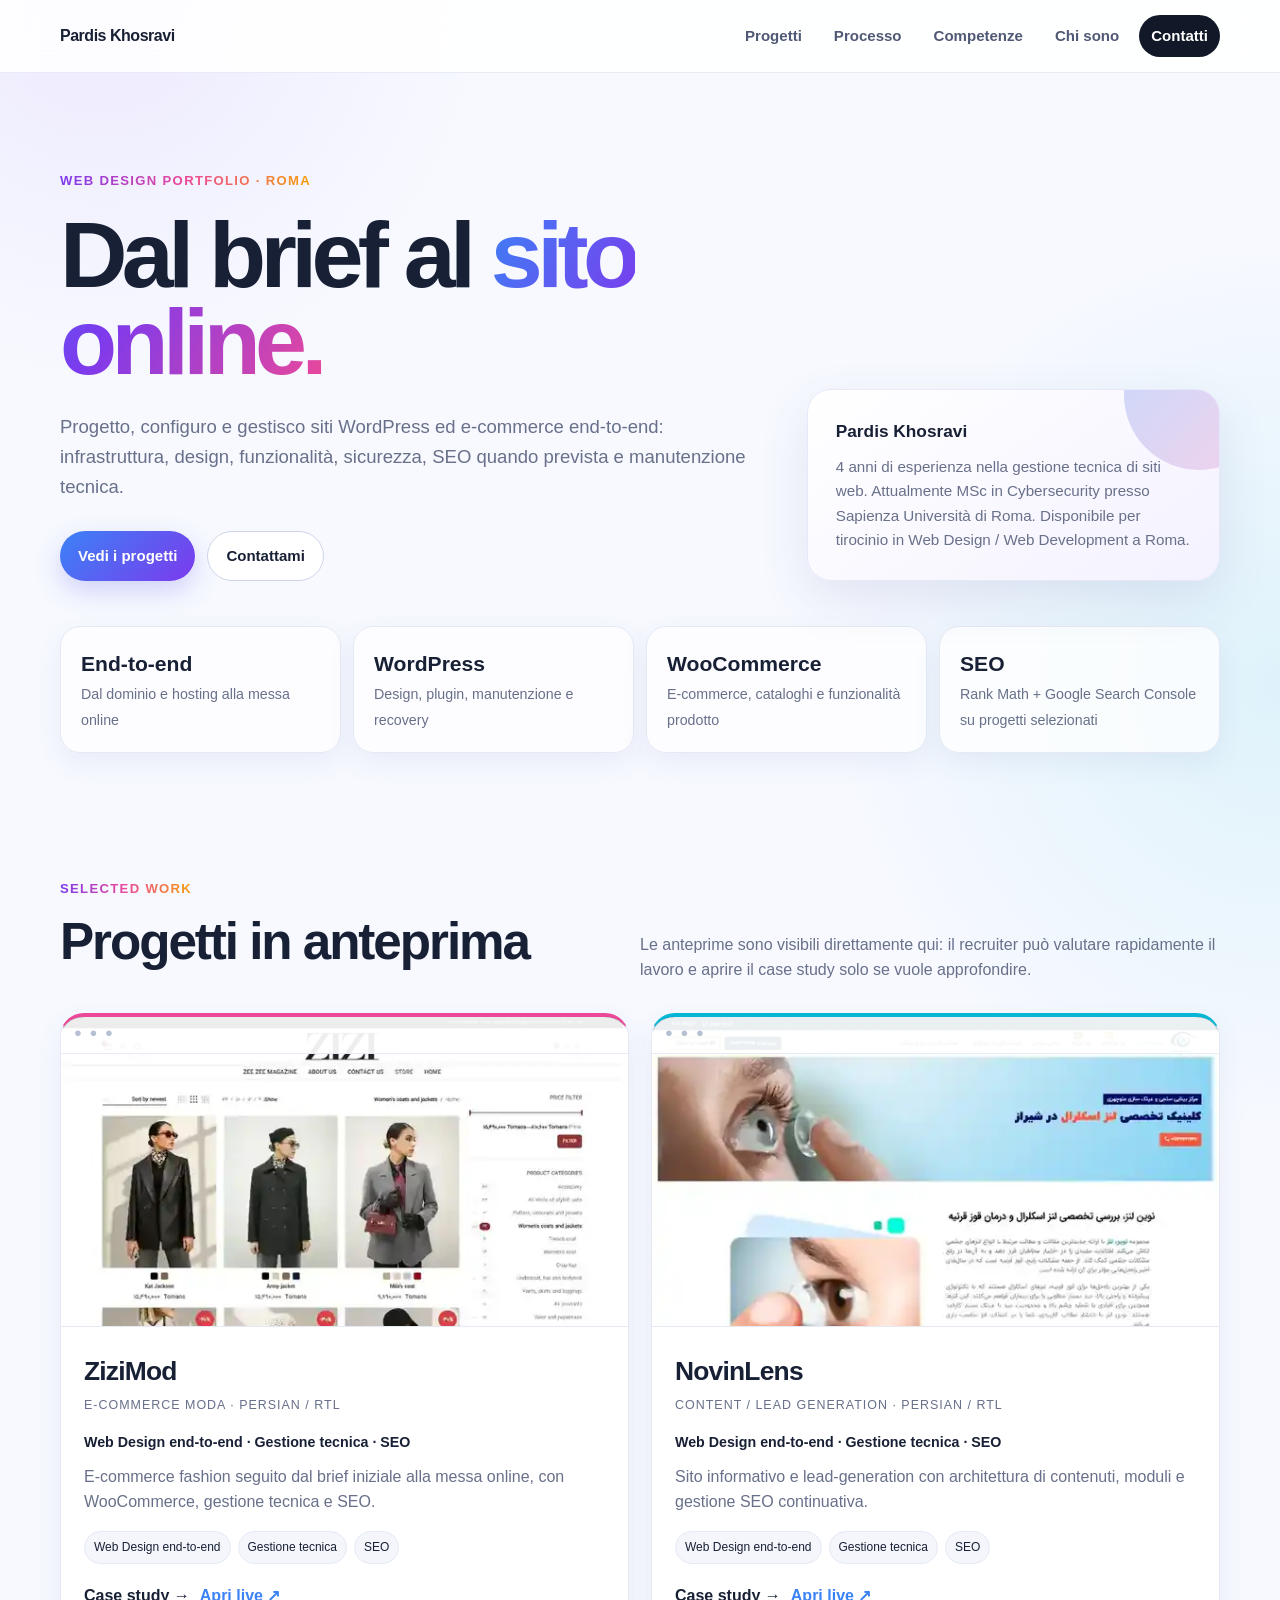
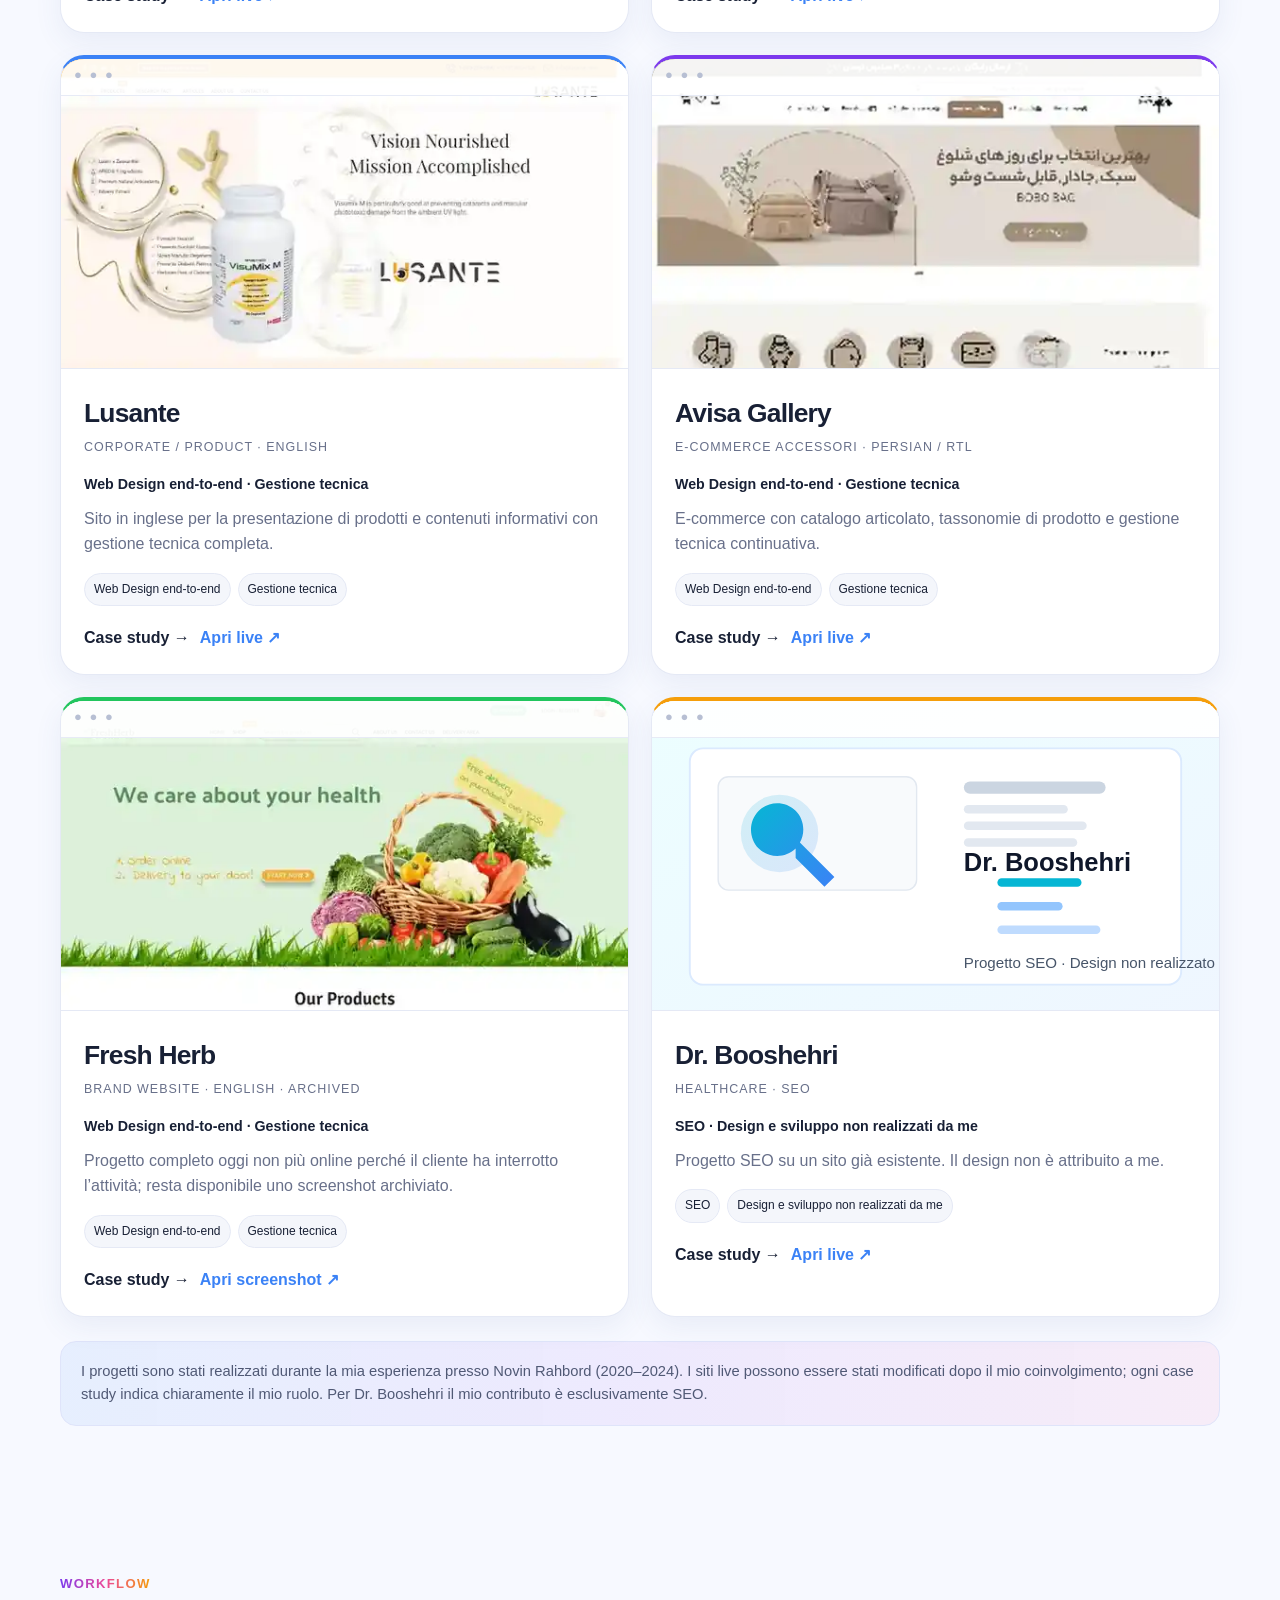
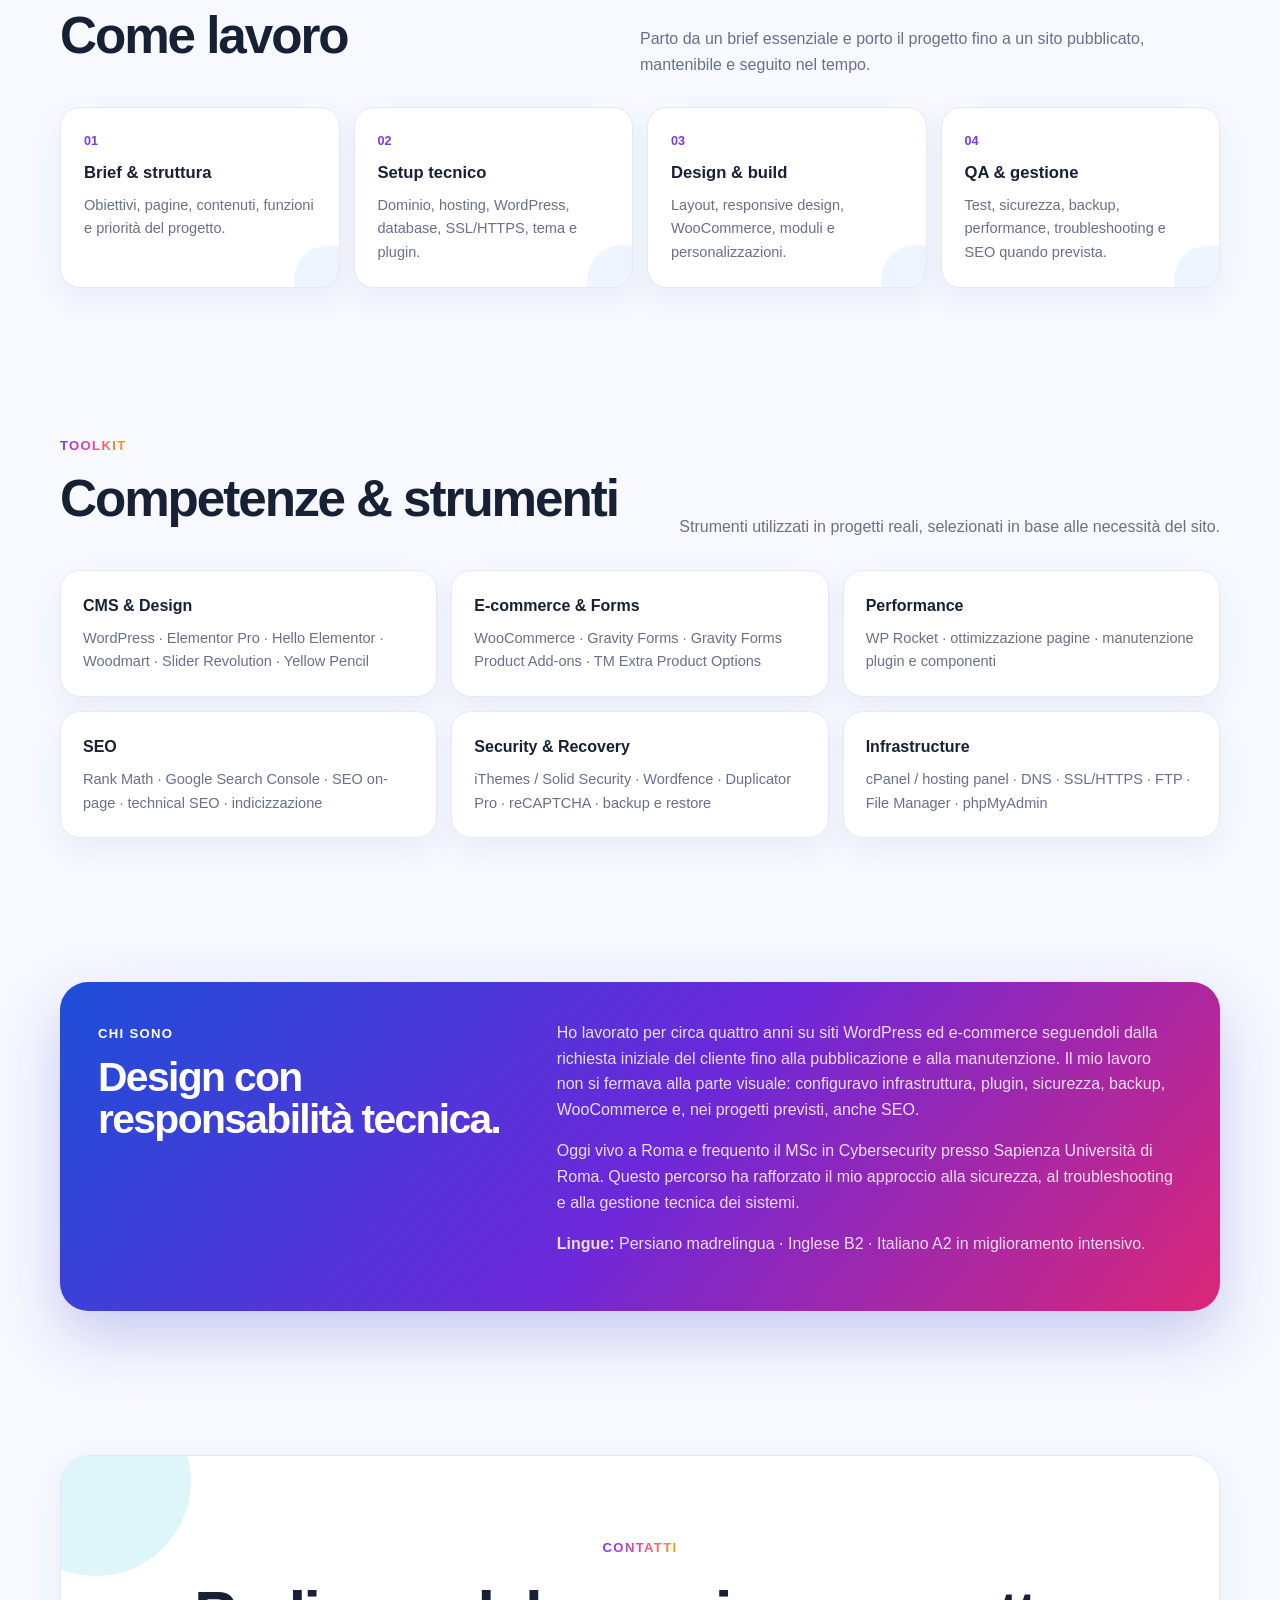
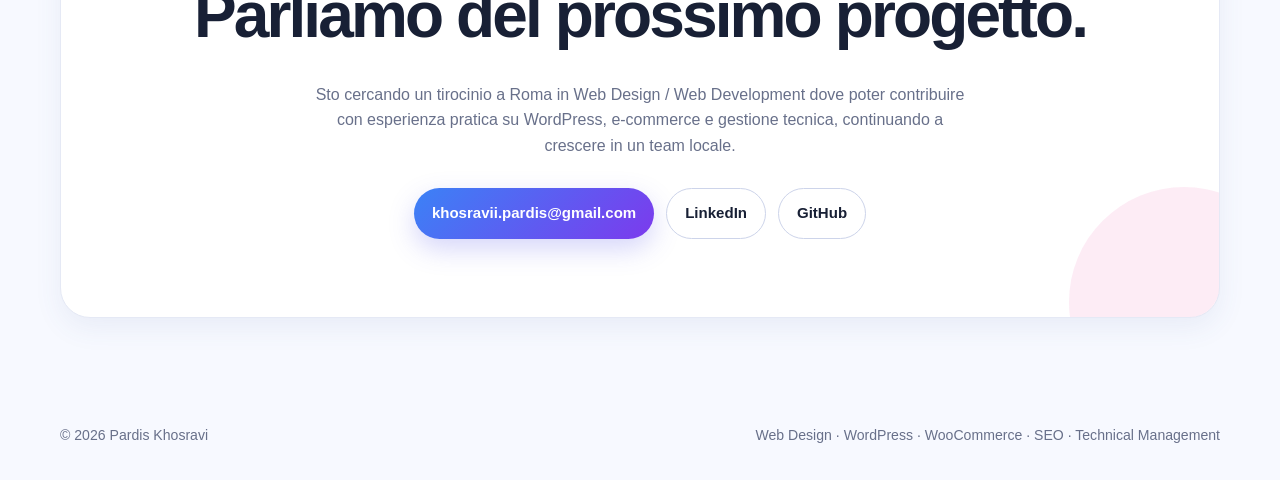
<file: index.html>
<!doctype html>
<html lang="it">
<head>
  <meta charset="utf-8">
  <meta name="viewport" content="width=device-width,initial-scale=1">
  <meta name="description" content="Portfolio di Pardis Khosravi — Web Design, WordPress, WooCommerce, SEO e gestione tecnica.">
  <title>Pardis Khosravi — Web Design Portfolio</title>
  <link rel="stylesheet" href="assets/styles.css">
</head>
<body>

    <nav class="nav">
      <div class="container nav-inner">
        <a class="brand" href="index.html">Pardis Khosravi</a>
        <div class="nav-links">
        <a href="#progetti" data-scroll="progetti">Progetti</a>
        <a href="#processo" data-scroll="processo">Processo</a>
        <a href="#competenze" data-scroll="competenze">Competenze</a>
        <a href="#chi-sono" data-scroll="chi-sono">Chi sono</a>
        <a class="nav-cta" href="#contatti" data-scroll="contatti">Contatti</a>
        </div>
      </div>
    </nav>
    
<main>
  <section class="hero">
    <div class="container">
      <span class="eyebrow">Web Design Portfolio · Roma</span>
      <div class="hero-grid">
        <div>
          <h1>Dal brief al <span>sito online.</span></h1>
          <p>Progetto, configuro e gestisco siti WordPress ed e-commerce end-to-end: infrastruttura, design, funzionalità, sicurezza, SEO quando prevista e manutenzione tecnica.</p>
          <div class="actions">
            <a class="btn primary" href="#progetti" data-scroll="progetti">Vedi i progetti</a>
            <a class="btn secondary" href="#contatti" data-scroll="contatti">Contattami</a>
          </div>
        </div>
        <aside class="hero-card">
          <strong>Pardis Khosravi</strong>
          <p>4 anni di esperienza nella gestione tecnica di siti web. Attualmente MSc in Cybersecurity presso Sapienza Università di Roma. Disponibile per tirocinio in Web Design / Web Development a Roma.</p>
        </aside>
      </div>
      <div class="stats">
        <div class="stat"><b>End-to-end</b><span>Dal dominio e hosting alla messa online</span></div>
        <div class="stat"><b>WordPress</b><span>Design, plugin, manutenzione e recovery</span></div>
        <div class="stat"><b>WooCommerce</b><span>E-commerce, cataloghi e funzionalità prodotto</span></div>
        <div class="stat"><b>SEO</b><span>Rank Math + Google Search Console su progetti selezionati</span></div>
      </div>
    </div>
  </section>

  <section class="section" id="progetti">
    <div class="container">
      <div class="section-head">
        <div>
          <span class="eyebrow">Selected Work</span>
          <h2>Progetti in anteprima</h2>
        </div>
        <p>Le anteprime sono visibili direttamente qui: il recruiter può valutare rapidamente il lavoro e aprire il case study solo se vuole approfondire.</p>
      </div>
      <div class="projects">
        
    <article class="project-card pink">
      <div class="preview-frame">
        <img class="site-shot" src="assets/images/zizimod-shop-preview.webp" alt="Anteprima del progetto ZiziMod" loading="lazy"
             onerror="this.style.display='none';this.parentElement.style.background='linear-gradient(135deg,#eaf2ff,#f6eaff)'">
      </div>
      <div class="project-body">
        <div class="project-top">
          <div>
            <h3>ZiziMod</h3>
            <div class="kicker">E-commerce moda · Persian / RTL</div>
          </div>
        </div>
        <div class="role">Web Design end-to-end · Gestione tecnica · SEO</div>
        <p>E-commerce fashion seguito dal brief iniziale alla messa online, con WooCommerce, gestione tecnica e SEO.</p>
        <div class="tags"><span class="tag">Web Design end-to-end</span><span class="tag">Gestione tecnica</span><span class="tag">SEO</span></div>
        <div class="card-actions">
          <a class="card-link" href="projects/zizimod.html">Case study →</a>
          <a class="card-link live" href="https://zizimod.com/" target="_blank" rel="noopener">Apri live ↗</a>
        </div>
      </div>
    </article>
    
    <article class="project-card cyan">
      <div class="preview-frame">
        <img class="site-shot" src="assets/images/novinlens-home-preview.webp" alt="Anteprima del progetto NovinLens" loading="lazy"
             onerror="this.style.display='none';this.parentElement.style.background='linear-gradient(135deg,#eaf2ff,#f6eaff)'">
      </div>
      <div class="project-body">
        <div class="project-top">
          <div>
            <h3>NovinLens</h3>
            <div class="kicker">Content / Lead generation · Persian / RTL</div>
          </div>
        </div>
        <div class="role">Web Design end-to-end · Gestione tecnica · SEO</div>
        <p>Sito informativo e lead-generation con architettura di contenuti, moduli e gestione SEO continuativa.</p>
        <div class="tags"><span class="tag">Web Design end-to-end</span><span class="tag">Gestione tecnica</span><span class="tag">SEO</span></div>
        <div class="card-actions">
          <a class="card-link" href="projects/novinlens.html">Case study →</a>
          <a class="card-link live" href="https://novinlens.com/" target="_blank" rel="noopener">Apri live ↗</a>
        </div>
      </div>
    </article>
    
    <article class="project-card blue">
      <div class="preview-frame">
        <img class="site-shot" src="assets/images/lusante-home-preview.webp" alt="Anteprima del progetto Lusante" loading="lazy"
             onerror="this.style.display='none';this.parentElement.style.background='linear-gradient(135deg,#eaf2ff,#f6eaff)'">
      </div>
      <div class="project-body">
        <div class="project-top">
          <div>
            <h3>Lusante</h3>
            <div class="kicker">Corporate / Product · English</div>
          </div>
        </div>
        <div class="role">Web Design end-to-end · Gestione tecnica</div>
        <p>Sito in inglese per la presentazione di prodotti e contenuti informativi con gestione tecnica completa.</p>
        <div class="tags"><span class="tag">Web Design end-to-end</span><span class="tag">Gestione tecnica</span></div>
        <div class="card-actions">
          <a class="card-link" href="projects/lusante.html">Case study →</a>
          <a class="card-link live" href="https://lusante.com/" target="_blank" rel="noopener">Apri live ↗</a>
        </div>
      </div>
    </article>
    
    <article class="project-card violet">
      <div class="preview-frame">
        <img class="site-shot" src="assets/images/avisa-home-preview.webp" alt="Anteprima del progetto Avisa Gallery" loading="lazy"
             onerror="this.style.display='none';this.parentElement.style.background='linear-gradient(135deg,#eaf2ff,#f6eaff)'">
      </div>
      <div class="project-body">
        <div class="project-top">
          <div>
            <h3>Avisa Gallery</h3>
            <div class="kicker">E-commerce accessori · Persian / RTL</div>
          </div>
        </div>
        <div class="role">Web Design end-to-end · Gestione tecnica</div>
        <p>E-commerce con catalogo articolato, tassonomie di prodotto e gestione tecnica continuativa.</p>
        <div class="tags"><span class="tag">Web Design end-to-end</span><span class="tag">Gestione tecnica</span></div>
        <div class="card-actions">
          <a class="card-link" href="projects/avisa.html">Case study →</a>
          <a class="card-link live" href="https://avisagallery.com/" target="_blank" rel="noopener">Apri live ↗</a>
        </div>
      </div>
    </article>
    
    <article class="project-card green">
      <div class="preview-frame">
        <img class="site-shot" src="assets/images/freshherb-home-preview.webp" alt="Anteprima del progetto Fresh Herb" loading="lazy"
             onerror="this.style.display='none';this.parentElement.style.background='linear-gradient(135deg,#eaf2ff,#f6eaff)'">
      </div>
      <div class="project-body">
        <div class="project-top">
          <div>
            <h3>Fresh Herb</h3>
            <div class="kicker">Brand website · English · Archived</div>
          </div>
        </div>
        <div class="role">Web Design end-to-end · Gestione tecnica</div>
        <p>Progetto completo oggi non più online perché il cliente ha interrotto l’attività; resta disponibile uno screenshot archiviato.</p>
        <div class="tags"><span class="tag">Web Design end-to-end</span><span class="tag">Gestione tecnica</span></div>
        <div class="card-actions">
          <a class="card-link" href="projects/fresh-herb.html">Case study →</a>
          <a class="card-link live" href="assets/images/freshherb-home-preview.webp" target="_blank" rel="noopener">Apri screenshot ↗</a>
        </div>
      </div>
    </article>
    
    <article class="project-card orange">
      <div class="preview-frame">
        <img class="site-shot" src="assets/images/dr-booshehri-seo.svg" alt="Anteprima del progetto Dr. Booshehri" loading="lazy"
             onerror="this.style.display='none';this.parentElement.style.background='linear-gradient(135deg,#eaf2ff,#f6eaff)'">
      </div>
      <div class="project-body">
        <div class="project-top">
          <div>
            <h3>Dr. Booshehri</h3>
            <div class="kicker">Healthcare · SEO</div>
          </div>
        </div>
        <div class="role">SEO · Design e sviluppo non realizzati da me</div>
        <p>Progetto SEO su un sito già esistente. Il design non è attribuito a me.</p>
        <div class="tags"><span class="tag">SEO</span><span class="tag">Design e sviluppo non realizzati da me</span></div>
        <div class="card-actions">
          <a class="card-link" href="projects/dr-booshehri.html">Case study →</a>
          <a class="card-link live" href="https://drbooshehri.com/" target="_blank" rel="noopener">Apri live ↗</a>
        </div>
      </div>
    </article>
    
      </div>
      <div class="note">I progetti sono stati realizzati durante la mia esperienza presso Novin Rahbord (2020–2024). I siti live possono essere stati modificati dopo il mio coinvolgimento; ogni case study indica chiaramente il mio ruolo. Per Dr. Booshehri il mio contributo è esclusivamente SEO.</div>
    </div>
  </section>

  <section class="section" id="processo">
    <div class="container">
      <div class="section-head">
        <div><span class="eyebrow">Workflow</span><h2>Come lavoro</h2></div>
        <p>Parto da un brief essenziale e porto il progetto fino a un sito pubblicato, mantenibile e seguito nel tempo.</p>
      </div>
      <div class="process">
        <div class="step"><div class="n">01</div><h3>Brief & struttura</h3><p>Obiettivi, pagine, contenuti, funzioni e priorità del progetto.</p></div>
        <div class="step"><div class="n">02</div><h3>Setup tecnico</h3><p>Dominio, hosting, WordPress, database, SSL/HTTPS, tema e plugin.</p></div>
        <div class="step"><div class="n">03</div><h3>Design & build</h3><p>Layout, responsive design, WooCommerce, moduli e personalizzazioni.</p></div>
        <div class="step"><div class="n">04</div><h3>QA & gestione</h3><p>Test, sicurezza, backup, performance, troubleshooting e SEO quando prevista.</p></div>
      </div>
    </div>
  </section>

  <section class="section" id="competenze">
    <div class="container">
      <div class="section-head">
        <div><span class="eyebrow">Toolkit</span><h2>Competenze & strumenti</h2></div>
        <p>Strumenti utilizzati in progetti reali, selezionati in base alle necessità del sito.</p>
      </div>
      <div class="tool-grid">
        <div class="tool"><h3>CMS & Design</h3><p>WordPress · Elementor Pro · Hello Elementor · Woodmart · Slider Revolution · Yellow Pencil</p></div>
        <div class="tool"><h3>E-commerce & Forms</h3><p>WooCommerce · Gravity Forms · Gravity Forms Product Add-ons · TM Extra Product Options</p></div>
        <div class="tool"><h3>Performance</h3><p>WP Rocket · ottimizzazione pagine · manutenzione plugin e componenti</p></div>
        <div class="tool"><h3>SEO</h3><p>Rank Math · Google Search Console · SEO on-page · technical SEO · indicizzazione</p></div>
        <div class="tool"><h3>Security & Recovery</h3><p>iThemes / Solid Security · Wordfence · Duplicator Pro · reCAPTCHA · backup e restore</p></div>
        <div class="tool"><h3>Infrastructure</h3><p>cPanel / hosting panel · DNS · SSL/HTTPS · FTP · File Manager · phpMyAdmin</p></div>
      </div>
    </div>
  </section>

  <section class="section" id="chi-sono">
    <div class="container">
      <div class="about">
        <div>
          <span class="eyebrow">Chi sono</span>
          <h2>Design con responsabilità tecnica.</h2>
        </div>
        <div>
          <p>Ho lavorato per circa quattro anni su siti WordPress ed e-commerce seguendoli dalla richiesta iniziale del cliente fino alla pubblicazione e alla manutenzione. Il mio lavoro non si fermava alla parte visuale: configuravo infrastruttura, plugin, sicurezza, backup, WooCommerce e, nei progetti previsti, anche SEO.</p>
          <p>Oggi vivo a Roma e frequento il MSc in Cybersecurity presso Sapienza Università di Roma. Questo percorso ha rafforzato il mio approccio alla sicurezza, al troubleshooting e alla gestione tecnica dei sistemi.</p>
          <p><strong>Lingue:</strong> Persiano madrelingua · Inglese B2 · Italiano A2 in miglioramento intensivo.</p>
        </div>
      </div>
    </div>
  </section>

  <section class="section" id="contatti">
    <div class="container">
      <div class="contact">
        <span class="eyebrow">Contatti</span>
        <h2>Parliamo del prossimo progetto.</h2>
        <p>Sto cercando un tirocinio a Roma in Web Design / Web Development dove poter contribuire con esperienza pratica su WordPress, e-commerce e gestione tecnica, continuando a crescere in un team locale.</p>
        <div class="actions" style="justify-content:center">
          <a class="btn primary" href="mailto:khosravii.pardis@gmail.com">khosravii.pardis@gmail.com</a>
          <a class="btn secondary" href="https://www.linkedin.com/in/pardis-khosravi/" target="_blank" rel="noopener">LinkedIn</a>
          <a class="btn secondary" href="https://github.com/PardisKhosravi" target="_blank" rel="noopener">GitHub</a>
        </div>
      </div>
    </div>
  </section>
</main>

<footer class="footer">
  <div class="container footer-inner">
    <span>© 2026 Pardis Khosravi</span>
    <span>Web Design · WordPress · WooCommerce · SEO · Technical Management</span>
  </div>
</footer>

<script src="assets/script.js"></script>
</body>
</html>
</file>
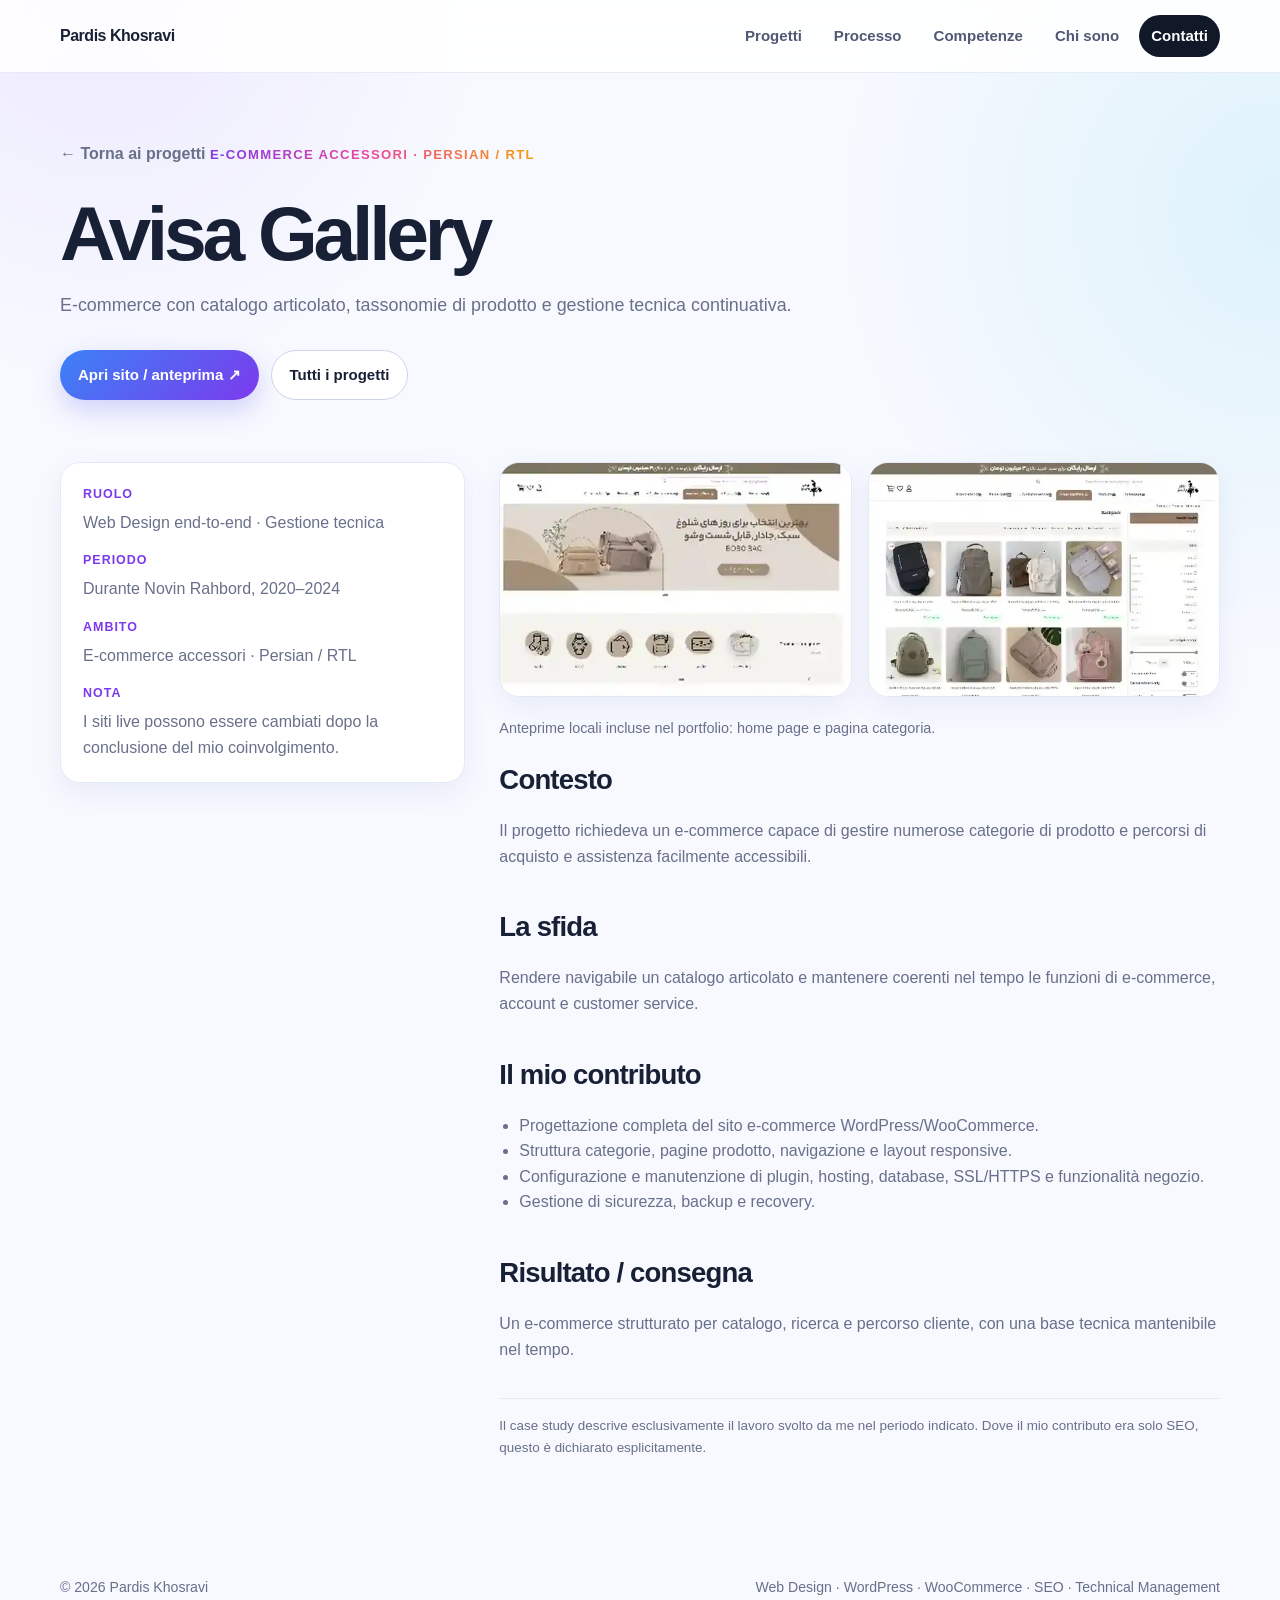
<file: projects/avisa.html>
<!doctype html>
<html lang="it">
<head>
  <meta charset="utf-8">
  <meta name="viewport" content="width=device-width,initial-scale=1">
  <meta name="description" content="Case study Avisa Gallery — portfolio di Pardis Khosravi.">
  <title>Avisa Gallery — Case Study | Pardis Khosravi</title>
  <link rel="stylesheet" href="../assets/styles.css">
</head>
<body>

    <nav class="nav">
      <div class="container nav-inner">
        <a class="brand" href="../index.html">Pardis Khosravi</a>
        <div class="nav-links">
        <a href="../index.html#progetti">Progetti</a>
        <a href="../index.html#processo">Processo</a>
        <a href="../index.html#competenze">Competenze</a>
        <a href="../index.html#chi-sono">Chi sono</a>
        <a class="nav-cta" href="../index.html#contatti">Contatti</a>
        </div>
      </div>
    </nav>
    
<main>
  <section class="case-hero">
    <div class="container">
      <a class="back" href="../index.html#progetti">← Torna ai progetti</a>
      <span class="eyebrow">E-commerce accessori · Persian / RTL</span>
      <h1 class="case-title">Avisa Gallery</h1>
      <p class="case-sub">E-commerce con catalogo articolato, tassonomie di prodotto e gestione tecnica continuativa.</p>
      <div class="actions">
        <a class="btn primary" href="https://avisagallery.com/" target="_blank" rel="noopener">Apri sito / anteprima ↗</a>
        <a class="btn secondary" href="../index.html#progetti">Tutti i progetti</a>
      </div>
    </div>
  </section>
  <section>
    <div class="container case-grid">
      <aside class="side-card">
        <dl>
          <dt>Ruolo</dt><dd>Web Design end-to-end · Gestione tecnica</dd>
          <dt>Periodo</dt><dd>Durante Novin Rahbord, 2020–2024</dd>
          <dt>Ambito</dt><dd>E-commerce accessori · Persian / RTL</dd>
          <dt>Nota</dt><dd>I siti live possono essere cambiati dopo la conclusione del mio coinvolgimento.</dd>
        </dl>
      </aside>
      <div class="story">
        <div class="case-gallery two">
        <img class="case-shot" src="../assets/images/avisa-home-preview.webp" alt="Anteprima home page Avisa Gallery">
        <img class="case-shot" src="../assets/images/avisa-category-preview.webp" alt="Anteprima categoria prodotto Avisa Gallery">
        </div>
        <div class="case-caption">Anteprime locali incluse nel portfolio: home page e pagina categoria.</div>
        <section><h2>Contesto</h2><p>Il progetto richiedeva un e-commerce capace di gestire numerose categorie di prodotto e percorsi di acquisto e assistenza facilmente accessibili.</p></section>
        <section><h2>La sfida</h2><p>Rendere navigabile un catalogo articolato e mantenere coerenti nel tempo le funzioni di e-commerce, account e customer service.</p></section>
        <section><h2>Il mio contributo</h2><ul><li>Progettazione completa del sito e-commerce WordPress/WooCommerce.</li><li>Struttura categorie, pagine prodotto, navigazione e layout responsive.</li><li>Configurazione e manutenzione di plugin, hosting, database, SSL/HTTPS e funzionalità negozio.</li><li>Gestione di sicurezza, backup e recovery.</li></ul></section>
        <section><h2>Risultato / consegna</h2><p>Un e-commerce strutturato per catalogo, ricerca e percorso cliente, con una base tecnica mantenibile nel tempo.</p></section>
        <p class="disclaimer">Il case study descrive esclusivamente il lavoro svolto da me nel periodo indicato. Dove il mio contributo era solo SEO, questo è dichiarato esplicitamente.</p>
      </div>
    </div>
  </section>
</main>

<footer class="footer">
  <div class="container footer-inner">
    <span>© 2026 Pardis Khosravi</span>
    <span>Web Design · WordPress · WooCommerce · SEO · Technical Management</span>
  </div>
</footer>

</body>
</html>
</file>
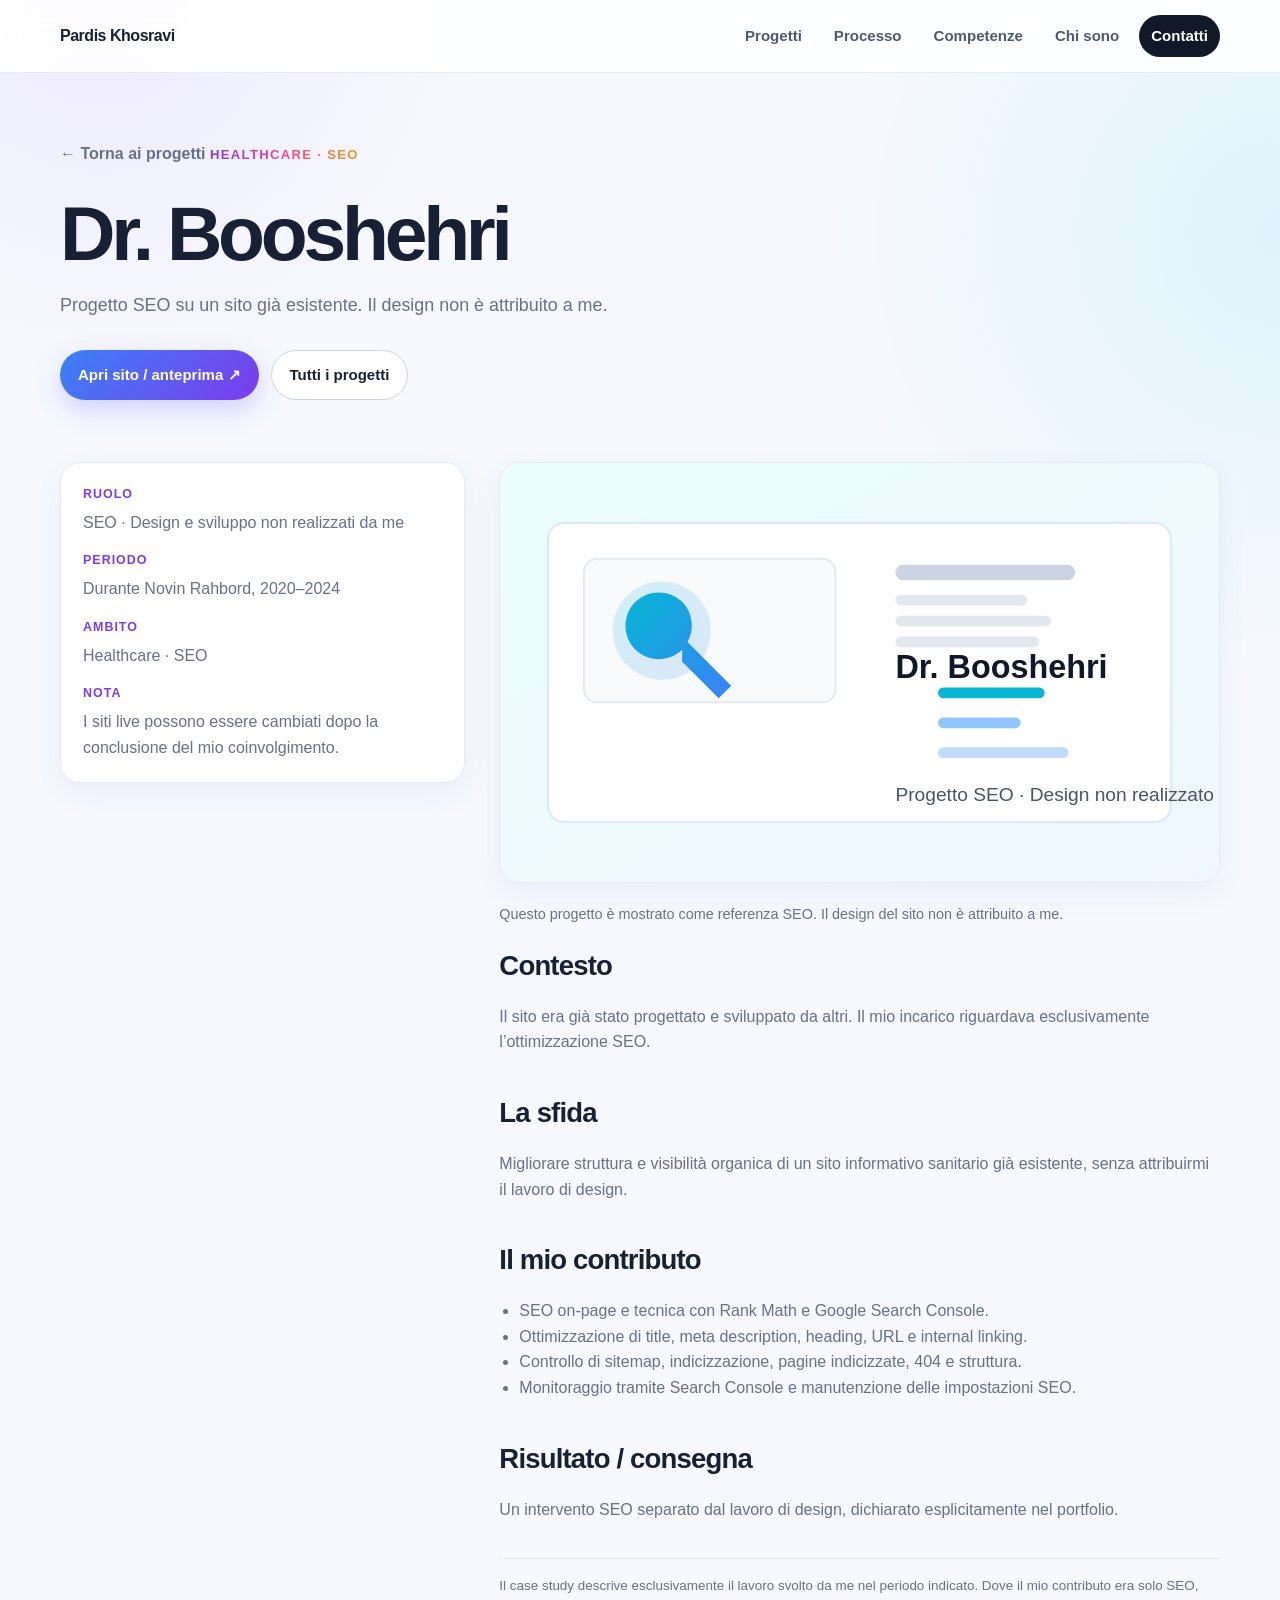
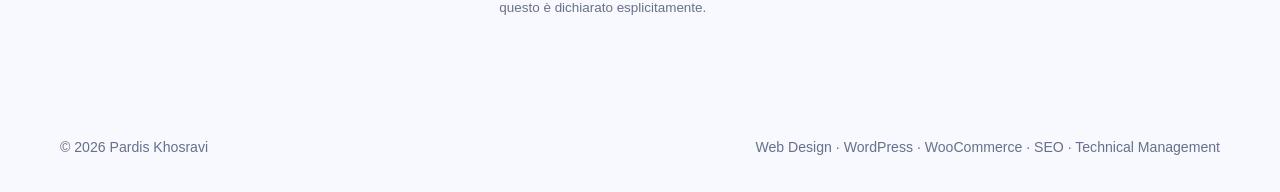
<file: projects/dr-booshehri.html>
<!doctype html>
<html lang="it">
<head>
  <meta charset="utf-8">
  <meta name="viewport" content="width=device-width,initial-scale=1">
  <meta name="description" content="Case study Dr. Booshehri — portfolio di Pardis Khosravi.">
  <title>Dr. Booshehri — Case Study | Pardis Khosravi</title>
  <link rel="stylesheet" href="../assets/styles.css">
</head>
<body>

    <nav class="nav">
      <div class="container nav-inner">
        <a class="brand" href="../index.html">Pardis Khosravi</a>
        <div class="nav-links">
        <a href="../index.html#progetti">Progetti</a>
        <a href="../index.html#processo">Processo</a>
        <a href="../index.html#competenze">Competenze</a>
        <a href="../index.html#chi-sono">Chi sono</a>
        <a class="nav-cta" href="../index.html#contatti">Contatti</a>
        </div>
      </div>
    </nav>
    
<main>
  <section class="case-hero">
    <div class="container">
      <a class="back" href="../index.html#progetti">← Torna ai progetti</a>
      <span class="eyebrow">Healthcare · SEO</span>
      <h1 class="case-title">Dr. Booshehri</h1>
      <p class="case-sub">Progetto SEO su un sito già esistente. Il design non è attribuito a me.</p>
      <div class="actions">
        <a class="btn primary" href="https://drbooshehri.com/" target="_blank" rel="noopener">Apri sito / anteprima ↗</a>
        <a class="btn secondary" href="../index.html#progetti">Tutti i progetti</a>
      </div>
    </div>
  </section>
  <section>
    <div class="container case-grid">
      <aside class="side-card">
        <dl>
          <dt>Ruolo</dt><dd>SEO · Design e sviluppo non realizzati da me</dd>
          <dt>Periodo</dt><dd>Durante Novin Rahbord, 2020–2024</dd>
          <dt>Ambito</dt><dd>Healthcare · SEO</dd>
          <dt>Nota</dt><dd>I siti live possono essere cambiati dopo la conclusione del mio coinvolgimento.</dd>
        </dl>
      </aside>
      <div class="story">
        <div class="case-gallery">
        <img class="case-shot" src="../assets/images/dr-booshehri-seo.svg" alt="Progetto SEO Dr. Booshehri">
        </div>
        <div class="case-caption">Questo progetto è mostrato come referenza SEO. Il design del sito non è attribuito a me.</div>
        <section><h2>Contesto</h2><p>Il sito era già stato progettato e sviluppato da altri. Il mio incarico riguardava esclusivamente l’ottimizzazione SEO.</p></section>
        <section><h2>La sfida</h2><p>Migliorare struttura e visibilità organica di un sito informativo sanitario già esistente, senza attribuirmi il lavoro di design.</p></section>
        <section><h2>Il mio contributo</h2><ul><li>SEO on-page e tecnica con Rank Math e Google Search Console.</li><li>Ottimizzazione di title, meta description, heading, URL e internal linking.</li><li>Controllo di sitemap, indicizzazione, pagine indicizzate, 404 e struttura.</li><li>Monitoraggio tramite Search Console e manutenzione delle impostazioni SEO.</li></ul></section>
        <section><h2>Risultato / consegna</h2><p>Un intervento SEO separato dal lavoro di design, dichiarato esplicitamente nel portfolio.</p></section>
        <p class="disclaimer">Il case study descrive esclusivamente il lavoro svolto da me nel periodo indicato. Dove il mio contributo era solo SEO, questo è dichiarato esplicitamente.</p>
      </div>
    </div>
  </section>
</main>

<footer class="footer">
  <div class="container footer-inner">
    <span>© 2026 Pardis Khosravi</span>
    <span>Web Design · WordPress · WooCommerce · SEO · Technical Management</span>
  </div>
</footer>

</body>
</html>
</file>
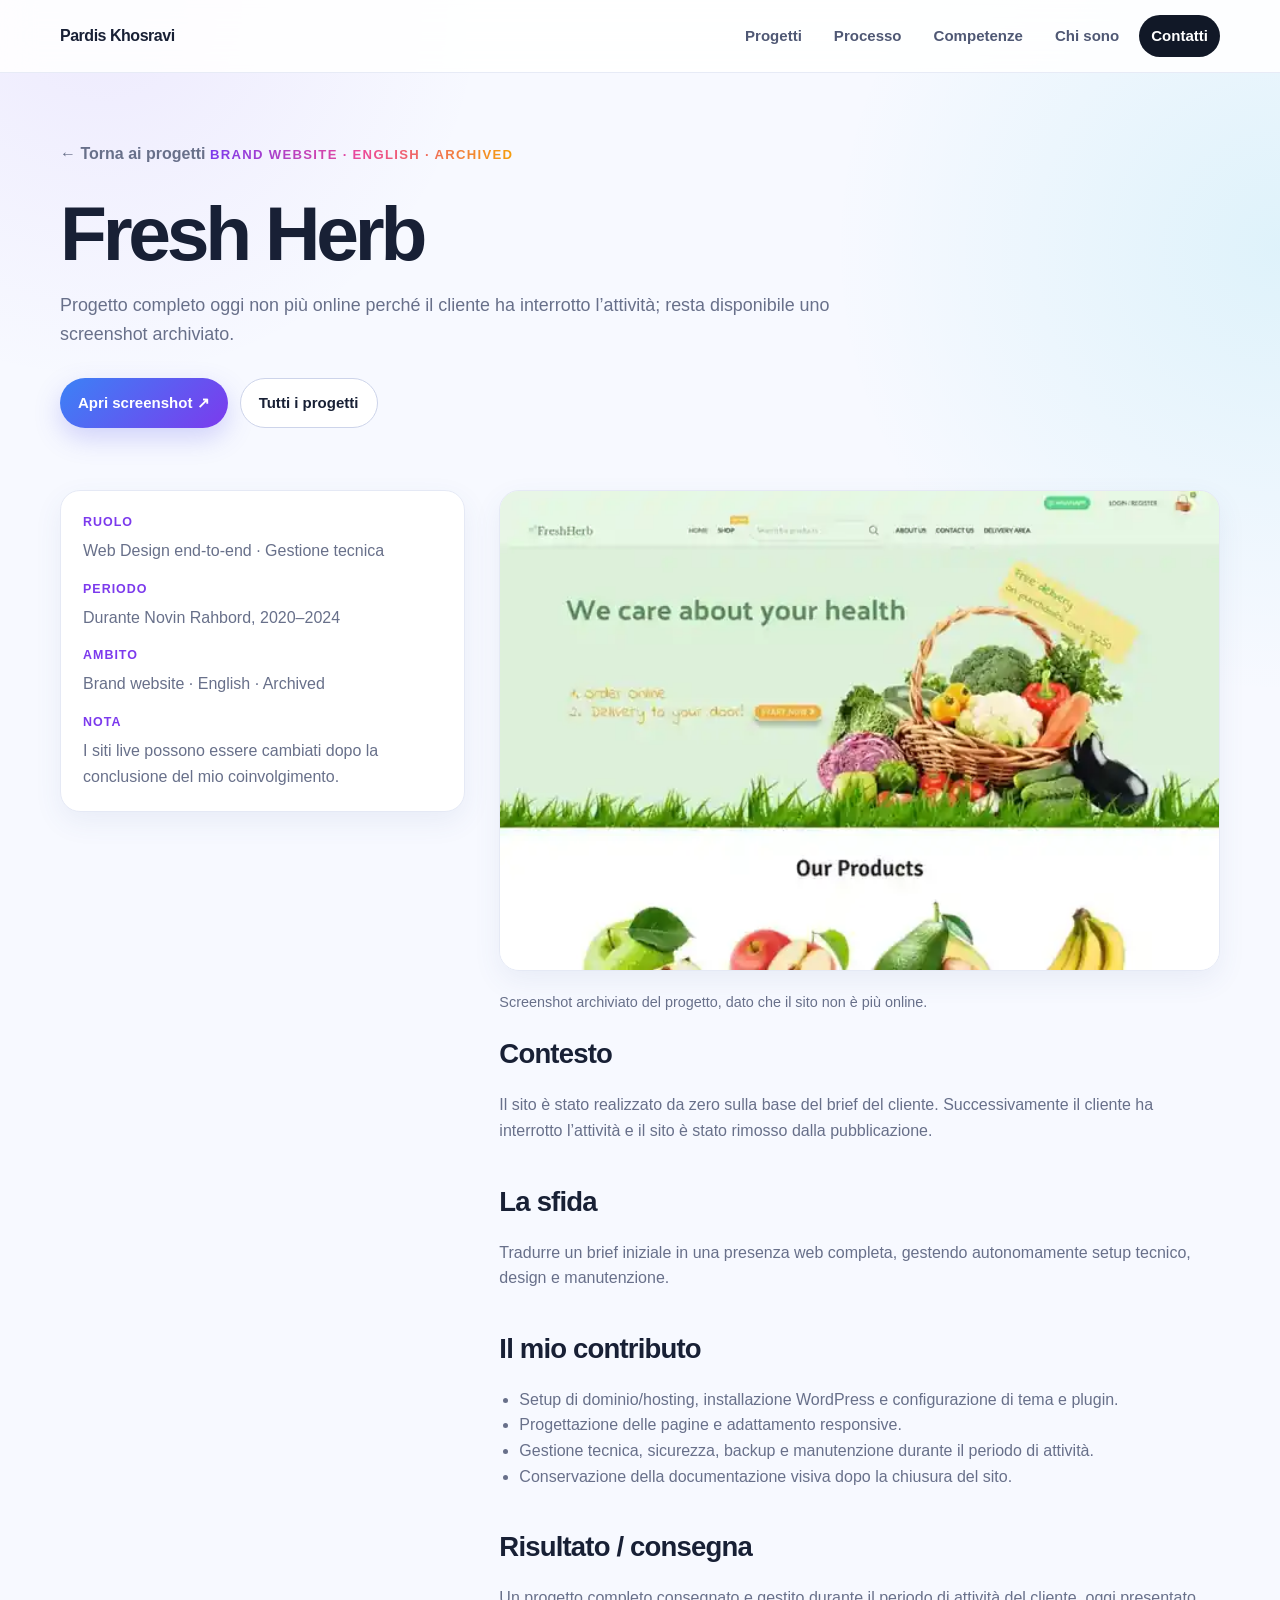
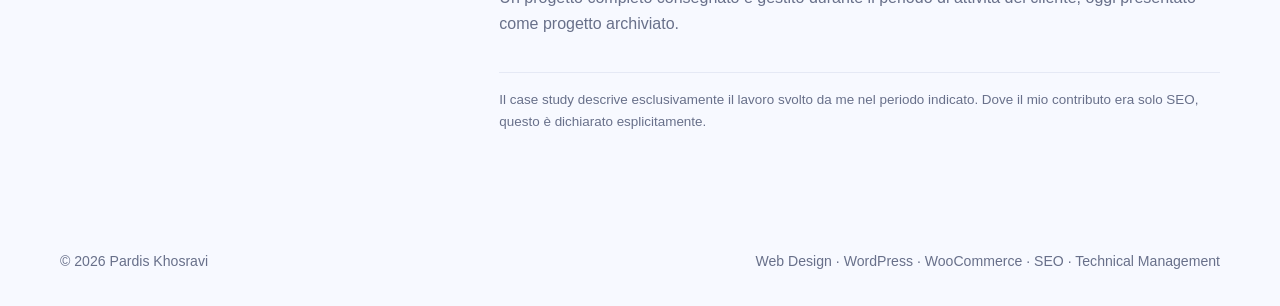
<file: projects/fresh-herb.html>
<!doctype html>
<html lang="it">
<head>
  <meta charset="utf-8">
  <meta name="viewport" content="width=device-width,initial-scale=1">
  <meta name="description" content="Case study Fresh Herb — portfolio di Pardis Khosravi.">
  <title>Fresh Herb — Case Study | Pardis Khosravi</title>
  <link rel="stylesheet" href="../assets/styles.css">
</head>
<body>

    <nav class="nav">
      <div class="container nav-inner">
        <a class="brand" href="../index.html">Pardis Khosravi</a>
        <div class="nav-links">
        <a href="../index.html#progetti">Progetti</a>
        <a href="../index.html#processo">Processo</a>
        <a href="../index.html#competenze">Competenze</a>
        <a href="../index.html#chi-sono">Chi sono</a>
        <a class="nav-cta" href="../index.html#contatti">Contatti</a>
        </div>
      </div>
    </nav>
    
<main>
  <section class="case-hero">
    <div class="container">
      <a class="back" href="../index.html#progetti">← Torna ai progetti</a>
      <span class="eyebrow">Brand website · English · Archived</span>
      <h1 class="case-title">Fresh Herb</h1>
      <p class="case-sub">Progetto completo oggi non più online perché il cliente ha interrotto l’attività; resta disponibile uno screenshot archiviato.</p>
      <div class="actions">
        <a class="btn primary" href="../assets/images/freshherb-home-preview.webp" target="_blank" rel="noopener">Apri screenshot ↗</a>
        <a class="btn secondary" href="../index.html#progetti">Tutti i progetti</a>
      </div>
    </div>
  </section>
  <section>
    <div class="container case-grid">
      <aside class="side-card">
        <dl>
          <dt>Ruolo</dt><dd>Web Design end-to-end · Gestione tecnica</dd>
          <dt>Periodo</dt><dd>Durante Novin Rahbord, 2020–2024</dd>
          <dt>Ambito</dt><dd>Brand website · English · Archived</dd>
          <dt>Nota</dt><dd>I siti live possono essere cambiati dopo la conclusione del mio coinvolgimento.</dd>
        </dl>
      </aside>
      <div class="story">
        <div class="case-gallery">
        <img class="case-shot" src="../assets/images/freshherb-home-preview.webp" alt="Anteprima Fresh Herb">
        </div>
        <div class="case-caption">Screenshot archiviato del progetto, dato che il sito non è più online.</div>
        <section><h2>Contesto</h2><p>Il sito è stato realizzato da zero sulla base del brief del cliente. Successivamente il cliente ha interrotto l’attività e il sito è stato rimosso dalla pubblicazione.</p></section>
        <section><h2>La sfida</h2><p>Tradurre un brief iniziale in una presenza web completa, gestendo autonomamente setup tecnico, design e manutenzione.</p></section>
        <section><h2>Il mio contributo</h2><ul><li>Setup di dominio/hosting, installazione WordPress e configurazione di tema e plugin.</li><li>Progettazione delle pagine e adattamento responsive.</li><li>Gestione tecnica, sicurezza, backup e manutenzione durante il periodo di attività.</li><li>Conservazione della documentazione visiva dopo la chiusura del sito.</li></ul></section>
        <section><h2>Risultato / consegna</h2><p>Un progetto completo consegnato e gestito durante il periodo di attività del cliente, oggi presentato come progetto archiviato.</p></section>
        <p class="disclaimer">Il case study descrive esclusivamente il lavoro svolto da me nel periodo indicato. Dove il mio contributo era solo SEO, questo è dichiarato esplicitamente.</p>
      </div>
    </div>
  </section>
</main>

<footer class="footer">
  <div class="container footer-inner">
    <span>© 2026 Pardis Khosravi</span>
    <span>Web Design · WordPress · WooCommerce · SEO · Technical Management</span>
  </div>
</footer>

</body>
</html>
</file>
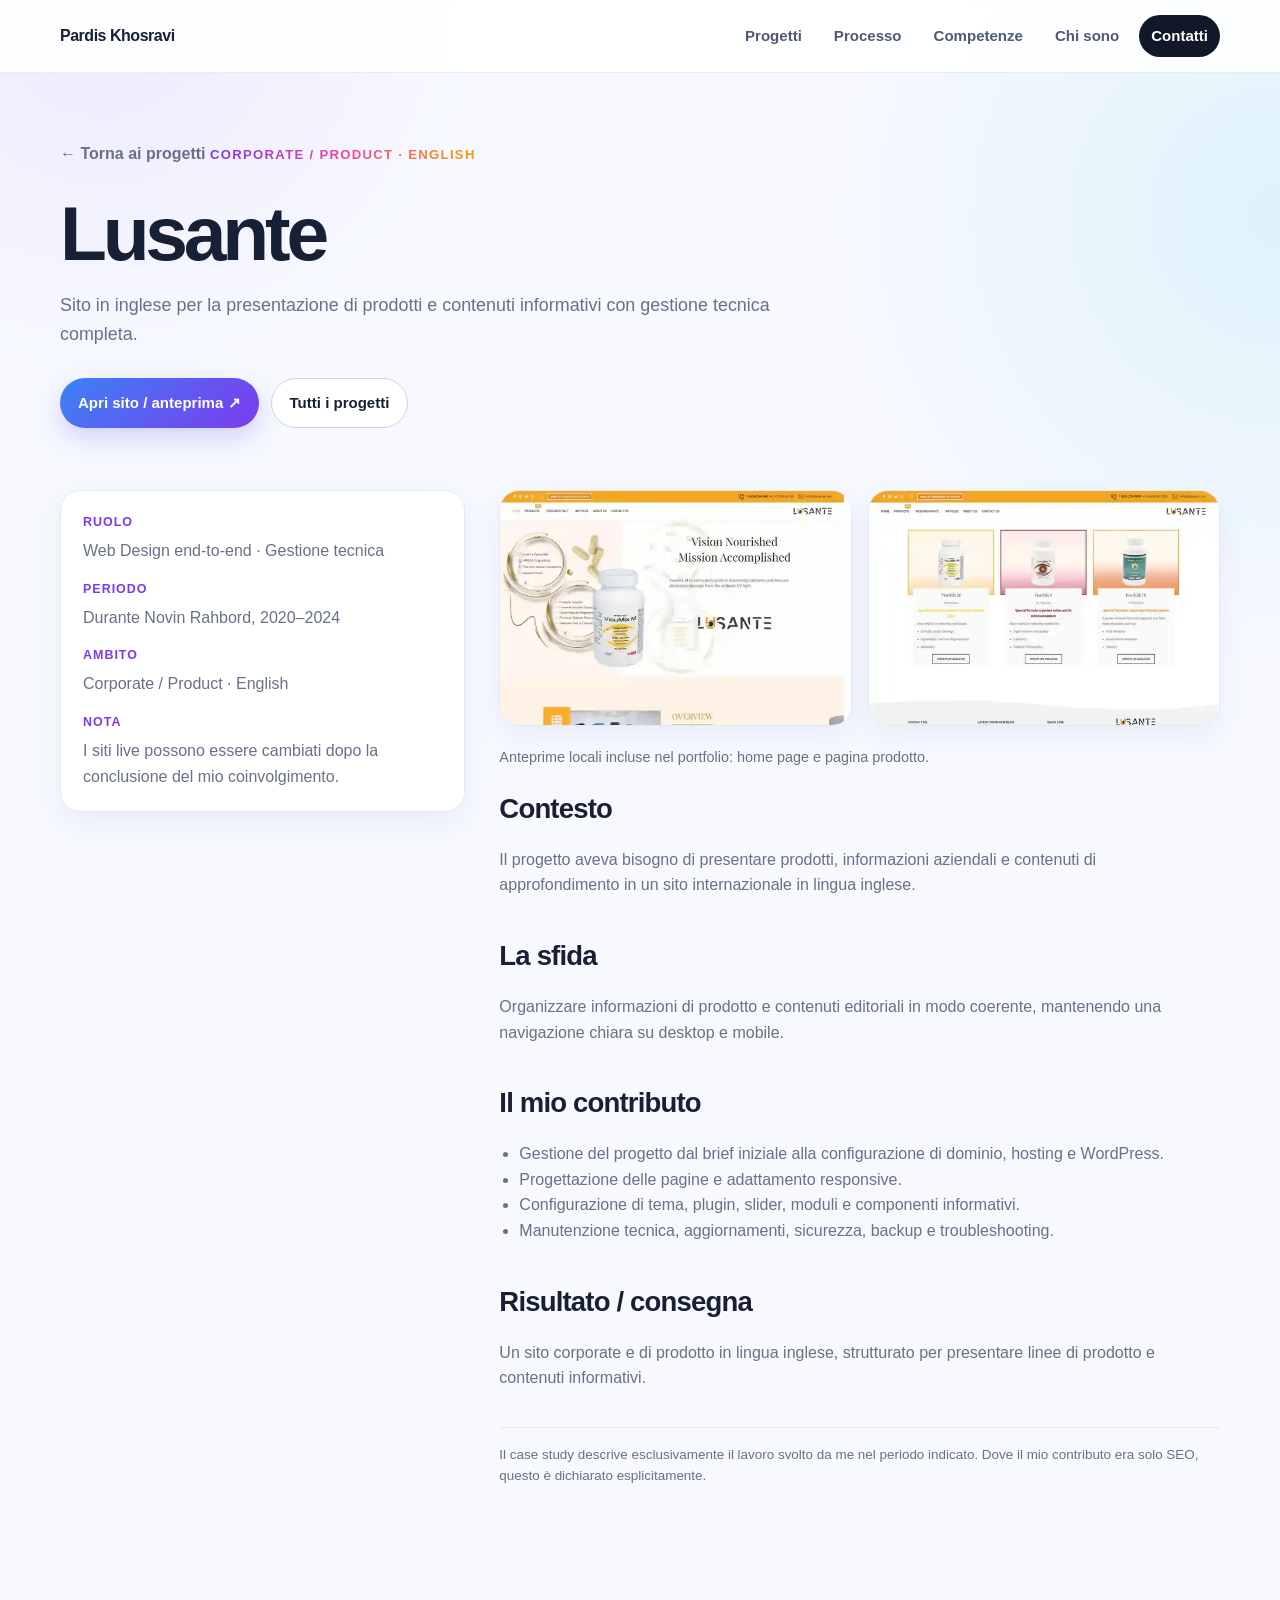
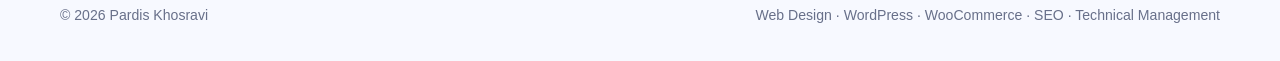
<file: projects/lusante.html>
<!doctype html>
<html lang="it">
<head>
  <meta charset="utf-8">
  <meta name="viewport" content="width=device-width,initial-scale=1">
  <meta name="description" content="Case study Lusante — portfolio di Pardis Khosravi.">
  <title>Lusante — Case Study | Pardis Khosravi</title>
  <link rel="stylesheet" href="../assets/styles.css">
</head>
<body>

    <nav class="nav">
      <div class="container nav-inner">
        <a class="brand" href="../index.html">Pardis Khosravi</a>
        <div class="nav-links">
        <a href="../index.html#progetti">Progetti</a>
        <a href="../index.html#processo">Processo</a>
        <a href="../index.html#competenze">Competenze</a>
        <a href="../index.html#chi-sono">Chi sono</a>
        <a class="nav-cta" href="../index.html#contatti">Contatti</a>
        </div>
      </div>
    </nav>
    
<main>
  <section class="case-hero">
    <div class="container">
      <a class="back" href="../index.html#progetti">← Torna ai progetti</a>
      <span class="eyebrow">Corporate / Product · English</span>
      <h1 class="case-title">Lusante</h1>
      <p class="case-sub">Sito in inglese per la presentazione di prodotti e contenuti informativi con gestione tecnica completa.</p>
      <div class="actions">
        <a class="btn primary" href="https://lusante.com/" target="_blank" rel="noopener">Apri sito / anteprima ↗</a>
        <a class="btn secondary" href="../index.html#progetti">Tutti i progetti</a>
      </div>
    </div>
  </section>
  <section>
    <div class="container case-grid">
      <aside class="side-card">
        <dl>
          <dt>Ruolo</dt><dd>Web Design end-to-end · Gestione tecnica</dd>
          <dt>Periodo</dt><dd>Durante Novin Rahbord, 2020–2024</dd>
          <dt>Ambito</dt><dd>Corporate / Product · English</dd>
          <dt>Nota</dt><dd>I siti live possono essere cambiati dopo la conclusione del mio coinvolgimento.</dd>
        </dl>
      </aside>
      <div class="story">
        <div class="case-gallery two">
        <img class="case-shot" src="../assets/images/lusante-home-preview.webp" alt="Anteprima home page Lusante">
        <img class="case-shot" src="../assets/images/lusante-product-preview.webp" alt="Anteprima pagina prodotto Lusante">
        </div>
        <div class="case-caption">Anteprime locali incluse nel portfolio: home page e pagina prodotto.</div>
        <section><h2>Contesto</h2><p>Il progetto aveva bisogno di presentare prodotti, informazioni aziendali e contenuti di approfondimento in un sito internazionale in lingua inglese.</p></section>
        <section><h2>La sfida</h2><p>Organizzare informazioni di prodotto e contenuti editoriali in modo coerente, mantenendo una navigazione chiara su desktop e mobile.</p></section>
        <section><h2>Il mio contributo</h2><ul><li>Gestione del progetto dal brief iniziale alla configurazione di dominio, hosting e WordPress.</li><li>Progettazione delle pagine e adattamento responsive.</li><li>Configurazione di tema, plugin, slider, moduli e componenti informativi.</li><li>Manutenzione tecnica, aggiornamenti, sicurezza, backup e troubleshooting.</li></ul></section>
        <section><h2>Risultato / consegna</h2><p>Un sito corporate e di prodotto in lingua inglese, strutturato per presentare linee di prodotto e contenuti informativi.</p></section>
        <p class="disclaimer">Il case study descrive esclusivamente il lavoro svolto da me nel periodo indicato. Dove il mio contributo era solo SEO, questo è dichiarato esplicitamente.</p>
      </div>
    </div>
  </section>
</main>

<footer class="footer">
  <div class="container footer-inner">
    <span>© 2026 Pardis Khosravi</span>
    <span>Web Design · WordPress · WooCommerce · SEO · Technical Management</span>
  </div>
</footer>

</body>
</html>
</file>
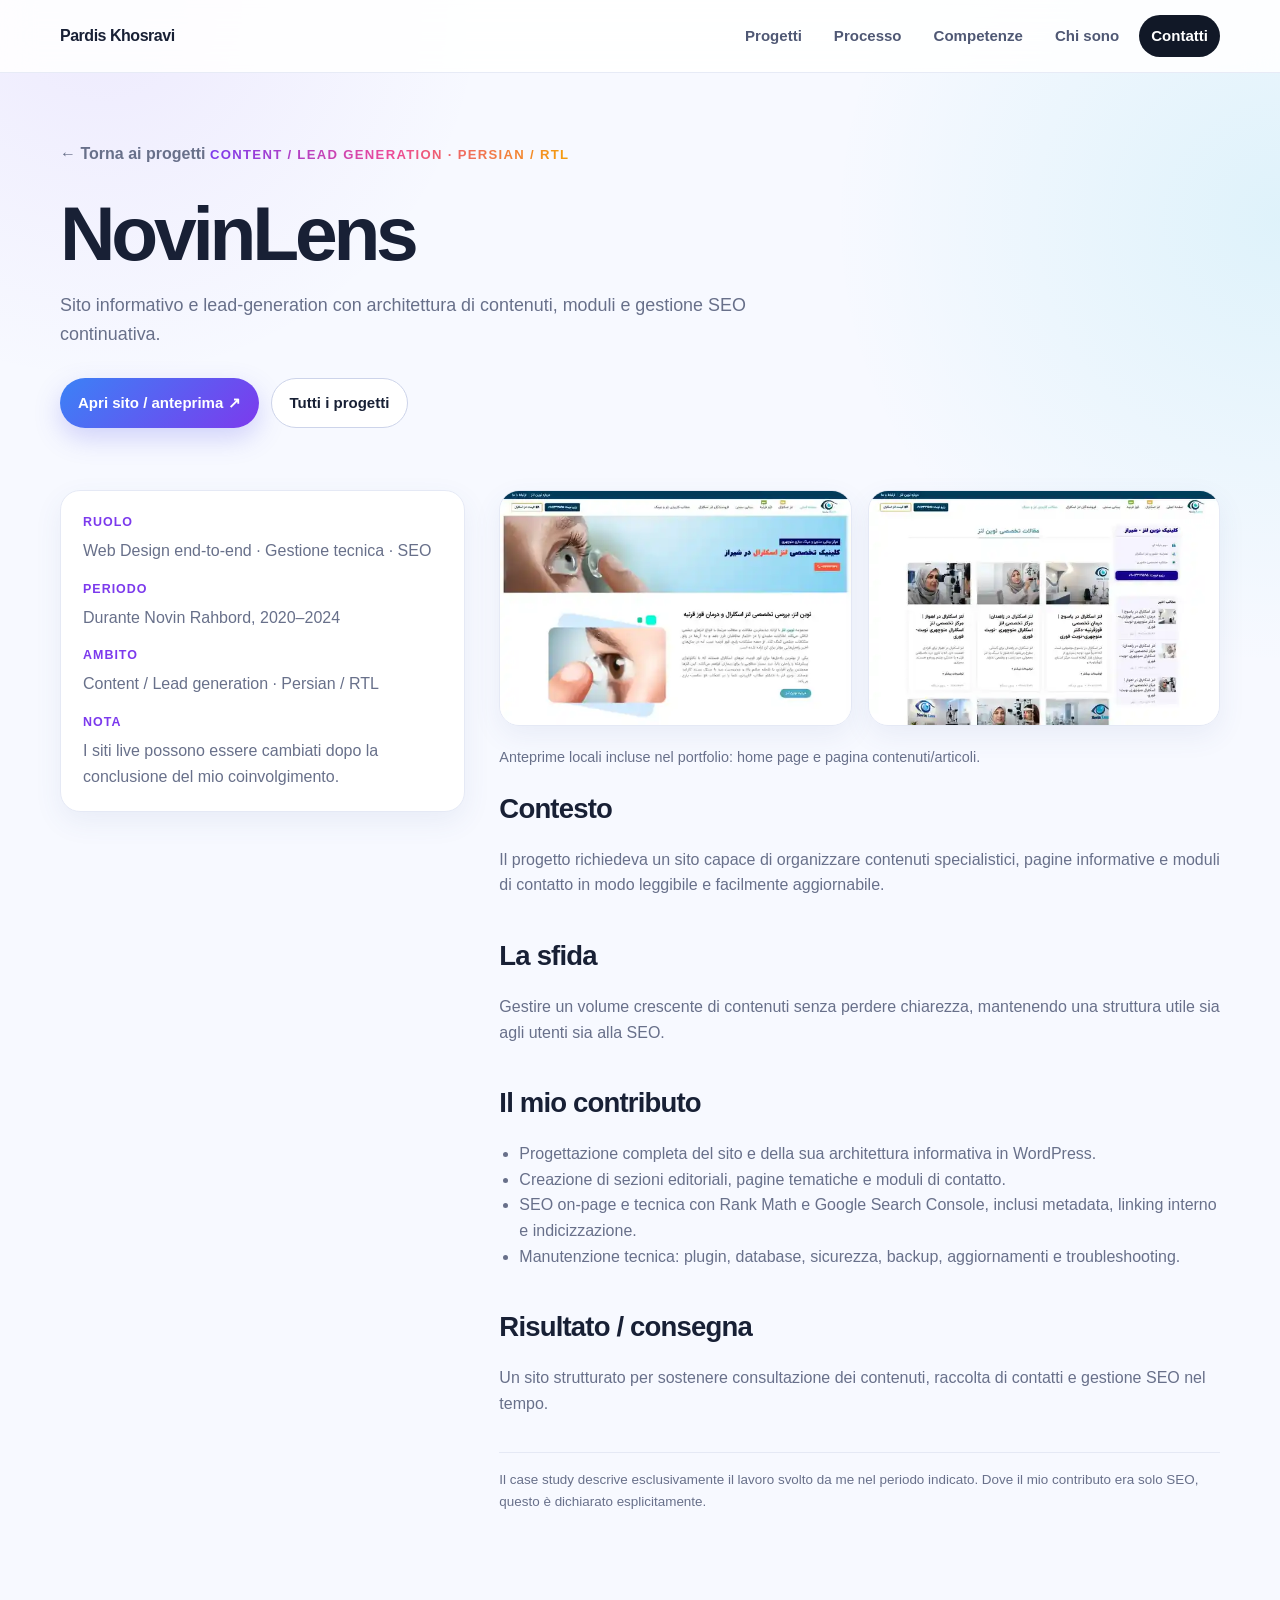
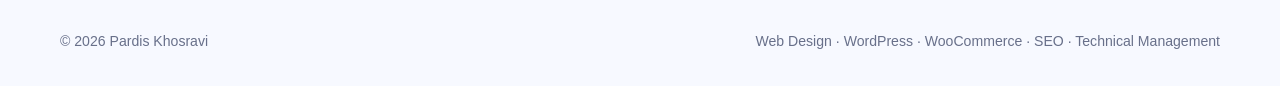
<file: projects/novinlens.html>
<!doctype html>
<html lang="it">
<head>
  <meta charset="utf-8">
  <meta name="viewport" content="width=device-width,initial-scale=1">
  <meta name="description" content="Case study NovinLens — portfolio di Pardis Khosravi.">
  <title>NovinLens — Case Study | Pardis Khosravi</title>
  <link rel="stylesheet" href="../assets/styles.css">
</head>
<body>

    <nav class="nav">
      <div class="container nav-inner">
        <a class="brand" href="../index.html">Pardis Khosravi</a>
        <div class="nav-links">
        <a href="../index.html#progetti">Progetti</a>
        <a href="../index.html#processo">Processo</a>
        <a href="../index.html#competenze">Competenze</a>
        <a href="../index.html#chi-sono">Chi sono</a>
        <a class="nav-cta" href="../index.html#contatti">Contatti</a>
        </div>
      </div>
    </nav>
    
<main>
  <section class="case-hero">
    <div class="container">
      <a class="back" href="../index.html#progetti">← Torna ai progetti</a>
      <span class="eyebrow">Content / Lead generation · Persian / RTL</span>
      <h1 class="case-title">NovinLens</h1>
      <p class="case-sub">Sito informativo e lead-generation con architettura di contenuti, moduli e gestione SEO continuativa.</p>
      <div class="actions">
        <a class="btn primary" href="https://novinlens.com/" target="_blank" rel="noopener">Apri sito / anteprima ↗</a>
        <a class="btn secondary" href="../index.html#progetti">Tutti i progetti</a>
      </div>
    </div>
  </section>
  <section>
    <div class="container case-grid">
      <aside class="side-card">
        <dl>
          <dt>Ruolo</dt><dd>Web Design end-to-end · Gestione tecnica · SEO</dd>
          <dt>Periodo</dt><dd>Durante Novin Rahbord, 2020–2024</dd>
          <dt>Ambito</dt><dd>Content / Lead generation · Persian / RTL</dd>
          <dt>Nota</dt><dd>I siti live possono essere cambiati dopo la conclusione del mio coinvolgimento.</dd>
        </dl>
      </aside>
      <div class="story">
        <div class="case-gallery two">
        <img class="case-shot" src="../assets/images/novinlens-home-preview.webp" alt="Anteprima home page NovinLens">
        <img class="case-shot" src="../assets/images/novinlens-blog-preview.webp" alt="Anteprima pagina articoli NovinLens">
        </div>
        <div class="case-caption">Anteprime locali incluse nel portfolio: home page e pagina contenuti/articoli.</div>
        <section><h2>Contesto</h2><p>Il progetto richiedeva un sito capace di organizzare contenuti specialistici, pagine informative e moduli di contatto in modo leggibile e facilmente aggiornabile.</p></section>
        <section><h2>La sfida</h2><p>Gestire un volume crescente di contenuti senza perdere chiarezza, mantenendo una struttura utile sia agli utenti sia alla SEO.</p></section>
        <section><h2>Il mio contributo</h2><ul><li>Progettazione completa del sito e della sua architettura informativa in WordPress.</li><li>Creazione di sezioni editoriali, pagine tematiche e moduli di contatto.</li><li>SEO on-page e tecnica con Rank Math e Google Search Console, inclusi metadata, linking interno e indicizzazione.</li><li>Manutenzione tecnica: plugin, database, sicurezza, backup, aggiornamenti e troubleshooting.</li></ul></section>
        <section><h2>Risultato / consegna</h2><p>Un sito strutturato per sostenere consultazione dei contenuti, raccolta di contatti e gestione SEO nel tempo.</p></section>
        <p class="disclaimer">Il case study descrive esclusivamente il lavoro svolto da me nel periodo indicato. Dove il mio contributo era solo SEO, questo è dichiarato esplicitamente.</p>
      </div>
    </div>
  </section>
</main>

<footer class="footer">
  <div class="container footer-inner">
    <span>© 2026 Pardis Khosravi</span>
    <span>Web Design · WordPress · WooCommerce · SEO · Technical Management</span>
  </div>
</footer>

</body>
</html>
</file>
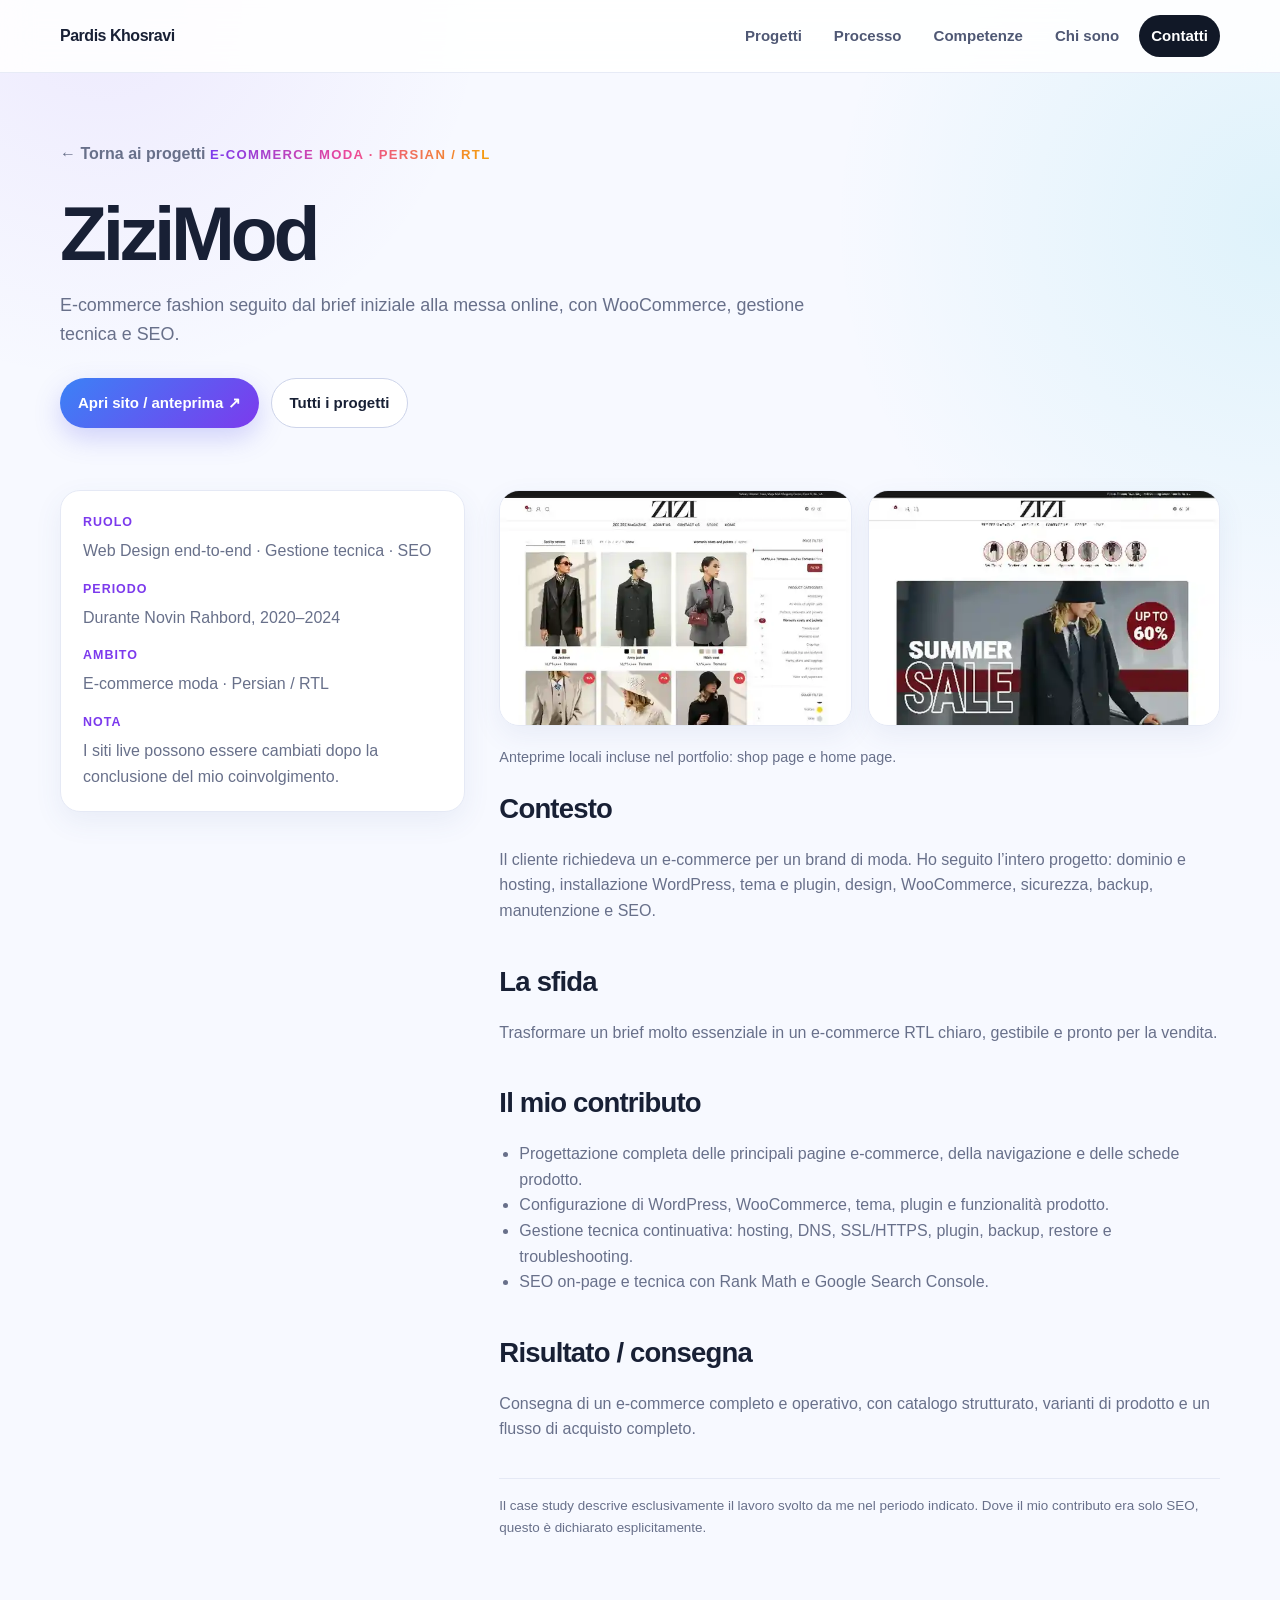
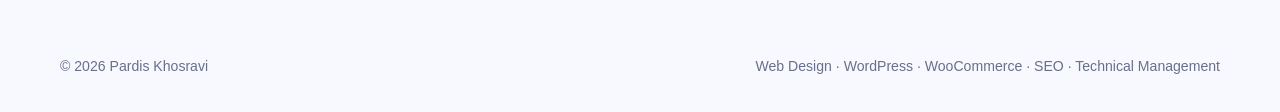
<file: projects/zizimod.html>
<!doctype html>
<html lang="it">
<head>
  <meta charset="utf-8">
  <meta name="viewport" content="width=device-width,initial-scale=1">
  <meta name="description" content="Case study ZiziMod — portfolio di Pardis Khosravi.">
  <title>ZiziMod — Case Study | Pardis Khosravi</title>
  <link rel="stylesheet" href="../assets/styles.css">
</head>
<body>

    <nav class="nav">
      <div class="container nav-inner">
        <a class="brand" href="../index.html">Pardis Khosravi</a>
        <div class="nav-links">
        <a href="../index.html#progetti">Progetti</a>
        <a href="../index.html#processo">Processo</a>
        <a href="../index.html#competenze">Competenze</a>
        <a href="../index.html#chi-sono">Chi sono</a>
        <a class="nav-cta" href="../index.html#contatti">Contatti</a>
        </div>
      </div>
    </nav>
    
<main>
  <section class="case-hero">
    <div class="container">
      <a class="back" href="../index.html#progetti">← Torna ai progetti</a>
      <span class="eyebrow">E-commerce moda · Persian / RTL</span>
      <h1 class="case-title">ZiziMod</h1>
      <p class="case-sub">E-commerce fashion seguito dal brief iniziale alla messa online, con WooCommerce, gestione tecnica e SEO.</p>
      <div class="actions">
        <a class="btn primary" href="https://zizimod.com/" target="_blank" rel="noopener">Apri sito / anteprima ↗</a>
        <a class="btn secondary" href="../index.html#progetti">Tutti i progetti</a>
      </div>
    </div>
  </section>
  <section>
    <div class="container case-grid">
      <aside class="side-card">
        <dl>
          <dt>Ruolo</dt><dd>Web Design end-to-end · Gestione tecnica · SEO</dd>
          <dt>Periodo</dt><dd>Durante Novin Rahbord, 2020–2024</dd>
          <dt>Ambito</dt><dd>E-commerce moda · Persian / RTL</dd>
          <dt>Nota</dt><dd>I siti live possono essere cambiati dopo la conclusione del mio coinvolgimento.</dd>
        </dl>
      </aside>
      <div class="story">
        <div class="case-gallery two">
        <img class="case-shot" src="../assets/images/zizimod-shop-preview.webp" alt="Anteprima e-commerce ZiziMod - pagina shop">
        <img class="case-shot" src="../assets/images/zizimod-home-preview.webp" alt="Anteprima home page ZiziMod">
        </div>
        <div class="case-caption">Anteprime locali incluse nel portfolio: shop page e home page.</div>
        <section><h2>Contesto</h2><p>Il cliente richiedeva un e-commerce per un brand di moda. Ho seguito l’intero progetto: dominio e hosting, installazione WordPress, tema e plugin, design, WooCommerce, sicurezza, backup, manutenzione e SEO.</p></section>
        <section><h2>La sfida</h2><p>Trasformare un brief molto essenziale in un e-commerce RTL chiaro, gestibile e pronto per la vendita.</p></section>
        <section><h2>Il mio contributo</h2><ul><li>Progettazione completa delle principali pagine e-commerce, della navigazione e delle schede prodotto.</li><li>Configurazione di WordPress, WooCommerce, tema, plugin e funzionalità prodotto.</li><li>Gestione tecnica continuativa: hosting, DNS, SSL/HTTPS, plugin, backup, restore e troubleshooting.</li><li>SEO on-page e tecnica con Rank Math e Google Search Console.</li></ul></section>
        <section><h2>Risultato / consegna</h2><p>Consegna di un e-commerce completo e operativo, con catalogo strutturato, varianti di prodotto e un flusso di acquisto completo.</p></section>
        <p class="disclaimer">Il case study descrive esclusivamente il lavoro svolto da me nel periodo indicato. Dove il mio contributo era solo SEO, questo è dichiarato esplicitamente.</p>
      </div>
    </div>
  </section>
</main>

<footer class="footer">
  <div class="container footer-inner">
    <span>© 2026 Pardis Khosravi</span>
    <span>Web Design · WordPress · WooCommerce · SEO · Technical Management</span>
  </div>
</footer>

</body>
</html>
</file>
<file: assets/styles.css>
:root{
  --bg:#f7f9ff;
  --paper:#ffffff;
  --ink:#182035;
  --muted:#68708a;
  --line:#e5e9f5;
  --blue:#3b82f6;
  --cyan:#06b6d4;
  --violet:#7c3aed;
  --pink:#ec4899;
  --coral:#fb7185;
  --orange:#f59e0b;
  --green:#22c55e;
  --shadow:0 18px 50px rgba(70,86,150,.12);
  --shadow-soft:0 10px 28px rgba(70,86,150,.08);
  --radius:24px;
  --max:1160px;
}
*{box-sizing:border-box}
html{scroll-behavior:smooth;scroll-padding-top:92px}
body{
  margin:0;background:
  radial-gradient(circle at 8% 0%,rgba(124,58,237,.08),transparent 24rem),
  radial-gradient(circle at 100% 13%,rgba(6,182,212,.10),transparent 28rem),
  var(--bg);
  color:var(--ink);
  font-family:Inter,ui-sans-serif,-apple-system,BlinkMacSystemFont,"Segoe UI",Roboto,Arial,sans-serif;
  line-height:1.6;-webkit-font-smoothing:antialiased
}
a{color:inherit}
.container{width:min(var(--max),calc(100% - 40px));margin:0 auto}
.nav{position:sticky;top:0;z-index:50;background:rgba(255,255,255,.88);backdrop-filter:blur(16px);border-bottom:1px solid rgba(229,233,245,.9)}
.nav-inner{height:72px;display:flex;align-items:center;justify-content:space-between;gap:24px}
.brand{text-decoration:none;font-weight:900;letter-spacing:-.03em}
.nav-links{display:flex;align-items:center;gap:8px;flex-wrap:wrap}
.nav-links a{
  text-decoration:none;color:#4f5874;font-size:.94rem;font-weight:650;
  padding:9px 12px;border-radius:999px;transition:.2s ease
}
.nav-links a:hover,.nav-links a:focus{color:#fff;background:linear-gradient(135deg,var(--blue),var(--violet));outline:none}
.nav-cta{background:#111827!important;color:#fff!important}

.hero{padding:94px 0 50px}
.eyebrow{
  display:inline-flex;align-items:center;gap:8px;font-size:.82rem;font-weight:850;
  letter-spacing:.10em;text-transform:uppercase;
  background:linear-gradient(90deg,var(--violet),var(--pink),var(--orange));
  -webkit-background-clip:text;background-clip:text;color:transparent
}
.hero-grid{display:grid;grid-template-columns:1.25fr .75fr;gap:58px;align-items:end;margin-top:18px}
h1{font-size:clamp(3.3rem,7.3vw,6.8rem);line-height:.94;letter-spacing:-.06em;margin:0;max-width:850px}
.hero h1 span{background:linear-gradient(120deg,var(--blue),var(--violet) 45%,var(--pink));-webkit-background-clip:text;background-clip:text;color:transparent}
.hero p{font-size:1.16rem;color:var(--muted);max-width:720px;margin:26px 0 0}
.hero-card{
  position:relative;overflow:hidden;padding:28px;border:1px solid #e7e9fb;border-radius:var(--radius);
  background:linear-gradient(145deg,#fff,#f4f2ff);box-shadow:var(--shadow)
}
.hero-card:before{
  content:"";position:absolute;width:150px;height:150px;border-radius:50%;
  background:linear-gradient(135deg,rgba(59,130,246,.28),rgba(236,72,153,.20));
  top:-70px;right:-55px
}
.hero-card strong{display:block;font-size:1.08rem;margin-bottom:9px;position:relative}
.hero-card p{font-size:.95rem;margin:0;position:relative}
.actions{display:flex;flex-wrap:wrap;gap:12px;margin-top:30px}
.btn{
  display:inline-flex;align-items:center;justify-content:center;padding:12px 18px;border-radius:999px;
  text-decoration:none;font-weight:800;font-size:.94rem;transition:.2s ease
}
.btn.primary{background:linear-gradient(135deg,var(--blue),var(--violet));color:#fff;box-shadow:0 10px 26px rgba(91,92,235,.25)}
.btn.primary:hover{transform:translateY(-2px)}
.btn.secondary{border:1px solid #cdd4ea;background:#fff}
.btn.secondary:hover{border-color:#8b93ad;transform:translateY(-2px)}

.stats{display:grid;grid-template-columns:repeat(4,1fr);gap:12px;margin-top:45px}
.stat{padding:20px;border:1px solid var(--line);border-radius:20px;background:rgba(255,255,255,.78);box-shadow:var(--shadow-soft)}
.stat b{font-size:1.32rem;display:block}
.stat span{font-size:.89rem;color:var(--muted)}

.section{padding:72px 0}
.section-head{display:flex;justify-content:space-between;gap:30px;align-items:end;margin-bottom:30px}
.section-head h2{font-size:clamp(2.1rem,4vw,3.35rem);margin:0;letter-spacing:-.04em}
.section-head p{max-width:580px;color:var(--muted);margin:0}

.projects{display:grid;grid-template-columns:repeat(2,1fr);gap:22px}
.project-card{
  overflow:hidden;background:var(--paper);border:1px solid var(--line);border-radius:var(--radius);
  box-shadow:var(--shadow-soft);transition:.2s ease
}
.project-card:hover{transform:translateY(-4px);box-shadow:var(--shadow)}
.preview-frame{
  position:relative;height:310px;overflow:hidden;background:#eef2ff;border-bottom:1px solid var(--line)
}
.preview-frame:before{
  content:"";position:absolute;inset:0 0 auto 0;height:36px;z-index:3;
  background:rgba(255,255,255,.92);border-bottom:1px solid rgba(229,233,245,.9)
}
.preview-frame:after{
  content:"●  ●  ●";position:absolute;left:13px;top:6px;z-index:4;
  color:#b7bfd3;font-size:13px;letter-spacing:2px
}
.site-shot{width:100%;height:100%;object-fit:cover;object-position:top;display:block;transition:transform .35s ease}
.project-card:hover .site-shot{transform:scale(1.018)}
.project-body{padding:23px}
.project-top{display:flex;gap:12px;align-items:start;justify-content:space-between}
.project-body h3{font-size:1.65rem;margin:0;letter-spacing:-.03em}
.kicker{font-size:.78rem;text-transform:uppercase;letter-spacing:.08em;color:var(--muted);margin-top:4px}
.role{font-size:.89rem;font-weight:800;margin:15px 0 10px}
.project-body p{margin:0;color:var(--muted)}
.tags{display:flex;flex-wrap:wrap;gap:7px;margin:16px 0}
.tag{font-size:.75rem;padding:6px 9px;border-radius:999px;background:#f4f6fb;border:1px solid var(--line)}
.card-actions{display:flex;flex-wrap:wrap;gap:10px;margin-top:19px}
.card-link{font-weight:850;text-decoration:none}
.card-link:hover{text-decoration:underline}
.live{color:var(--blue)}

.project-card.pink{border-top:4px solid var(--pink)}
.project-card.cyan{border-top:4px solid var(--cyan)}
.project-card.blue{border-top:4px solid var(--blue)}
.project-card.violet{border-top:4px solid var(--violet)}
.project-card.green{border-top:4px solid var(--green)}
.project-card.orange{border-top:4px solid var(--orange)}

.note{
  margin-top:24px;padding:18px 20px;border-radius:16px;
  background:linear-gradient(90deg,rgba(59,130,246,.09),rgba(124,58,237,.08),rgba(236,72,153,.07));
  border:1px solid #dfe4fa;color:#505975;font-size:.92rem
}
.process{display:grid;grid-template-columns:repeat(4,1fr);gap:14px}
.step{
  position:relative;overflow:hidden;padding:23px;border:1px solid var(--line);border-radius:20px;background:#fff;box-shadow:var(--shadow-soft)
}
.step:after{content:"";position:absolute;width:70px;height:70px;border-radius:50%;right:-25px;bottom:-28px;background:rgba(59,130,246,.08)}
.step .n{font-size:.79rem;font-weight:900;color:var(--violet)}
.step h3{margin:8px 0;font-size:1.04rem}
.step p{margin:0;color:var(--muted);font-size:.91rem}
.tool-grid{display:grid;grid-template-columns:repeat(3,1fr);gap:14px}
.tool{padding:22px;border:1px solid var(--line);border-radius:20px;background:#fff;box-shadow:var(--shadow-soft)}
.tool h3{margin:0 0 9px;font-size:1rem}
.tool p{margin:0;color:var(--muted);font-size:.91rem}

.about{
  display:grid;grid-template-columns:.8fr 1.2fr;gap:42px;align-items:start;padding:38px;
  border-radius:28px;color:#fff;background:linear-gradient(130deg,#1d4ed8,#6d28d9 52%,#db2777);
  box-shadow:0 24px 60px rgba(76,74,198,.28)
}
.about .eyebrow{color:#fff;background:none;-webkit-text-fill-color:#fff}
.about h2{font-size:2.55rem;line-height:1.05;letter-spacing:-.04em;margin:10px 0 0}
.about p{color:rgba(255,255,255,.84);margin-top:0}

.contact{
  position:relative;overflow:hidden;text-align:center;padding:78px 22px;border:1px solid var(--line);
  border-radius:30px;background:#fff;box-shadow:var(--shadow-soft)
}
.contact:before,.contact:after{content:"";position:absolute;border-radius:50%;filter:blur(0)}
.contact:before{width:190px;height:190px;background:rgba(6,182,212,.13);left:-60px;top:-70px}
.contact:after{width:230px;height:230px;background:rgba(236,72,153,.10);right:-80px;bottom:-100px}
.contact>*{position:relative}
.contact h2{font-size:clamp(2.2rem,5vw,4.1rem);margin:5px 0 15px;letter-spacing:-.045em}
.contact p{max-width:650px;margin:0 auto 26px;color:var(--muted)}
.footer{padding:34px 0;color:var(--muted);font-size:.88rem}
.footer-inner{display:flex;justify-content:space-between;gap:20px;flex-wrap:wrap}

/* Case study */
.case-hero{padding:68px 0 32px}
.back{display:inline-block;margin-bottom:24px;text-decoration:none;color:var(--muted);font-weight:750}
.case-title{font-size:clamp(2.8rem,6vw,5.4rem);line-height:.98;letter-spacing:-.055em;margin:5px 0 0}
.case-sub{font-size:1.12rem;color:var(--muted);max-width:780px;margin:20px 0}
.case-grid{display:grid;grid-template-columns:.72fr 1.28fr;gap:34px;padding:30px 0 70px}
.side-card{position:sticky;top:96px;height:max-content;padding:22px;border:1px solid var(--line);border-radius:20px;background:#fff;box-shadow:var(--shadow-soft)}
.side-card dl{margin:0}.side-card dt{font-weight:900;margin-top:16px;font-size:.78rem;text-transform:uppercase;letter-spacing:.08em;color:var(--violet)}
.side-card dt:first-child{margin-top:0}.side-card dd{margin:5px 0 0;color:var(--muted)}
.story section{margin-bottom:36px}.story h2{font-size:1.72rem;letter-spacing:-.03em;margin:0 0 12px}
.story p,.story li{color:var(--muted)}.story ul{padding-left:20px}
.case-shot{width:100%;display:block;border:1px solid var(--line);border-radius:20px;box-shadow:var(--shadow-soft)}
.disclaimer{font-size:.84rem;color:var(--muted);border-top:1px solid var(--line);padding-top:16px}

@media(max-width:900px){
  .hero-grid,.about,.case-grid{grid-template-columns:1fr}
  .projects,.tool-grid{grid-template-columns:1fr}
  .process{grid-template-columns:1fr 1fr}
  .stats{grid-template-columns:1fr 1fr}
  .side-card{position:static}
  .nav-links a:not(.nav-cta){display:none}
}
@media(max-width:600px){
  .container{width:min(var(--max),calc(100% - 24px))}
  .hero{padding-top:60px}
  .process,.stats{grid-template-columns:1fr}
  .preview-frame{height:245px}
}


.preview-frame img.site-shot{background:#fff}
.placeholder-shot,.seo-placeholder{width:100%;height:100%;display:grid;place-items:center;padding:24px}
.seo-placeholder{background:linear-gradient(135deg,#ecfeff,#eff6ff)}
.case-gallery{display:grid;grid-template-columns:1fr;gap:16px;margin-bottom:28px}
.case-gallery.two{grid-template-columns:1fr 1fr}
.case-caption{font-size:.9rem;color:var(--muted);margin-top:-8px;margin-bottom:18px}
@media(max-width:900px){.case-gallery.two{grid-template-columns:1fr}}
</file>
